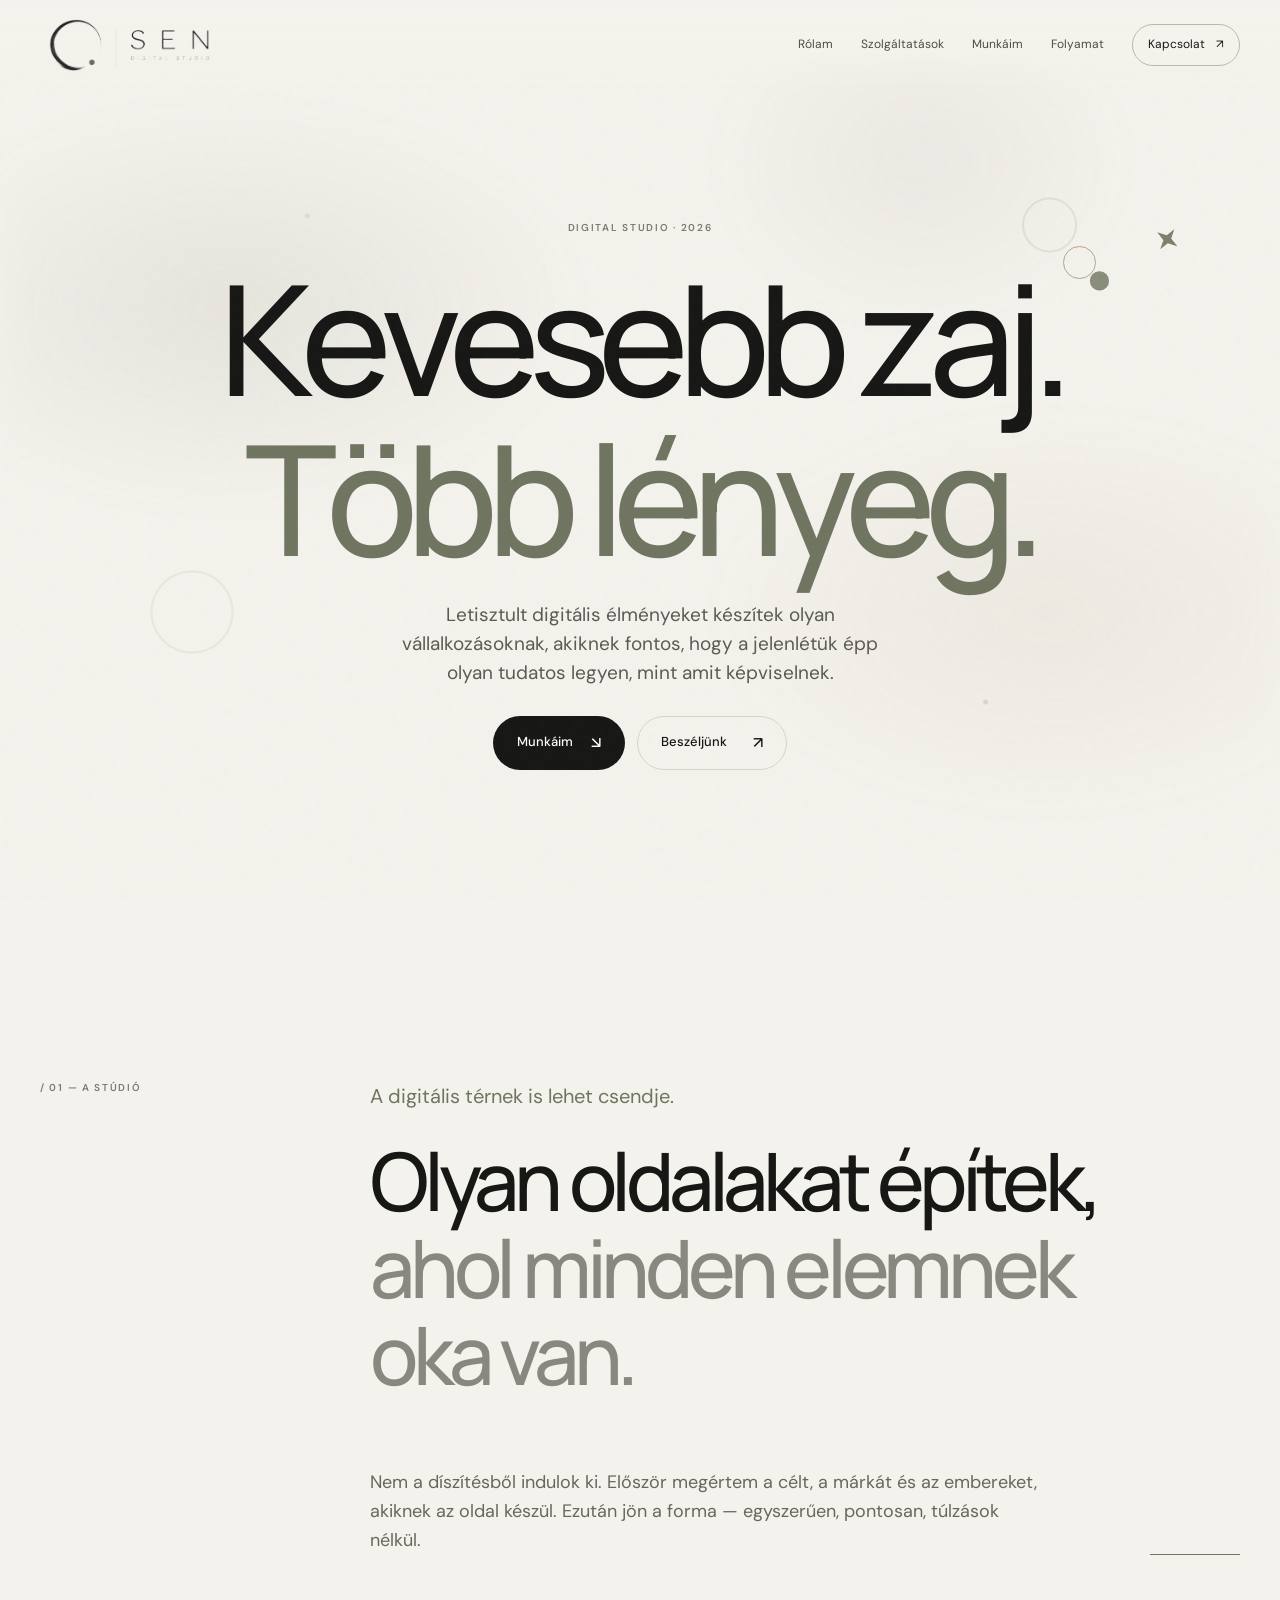
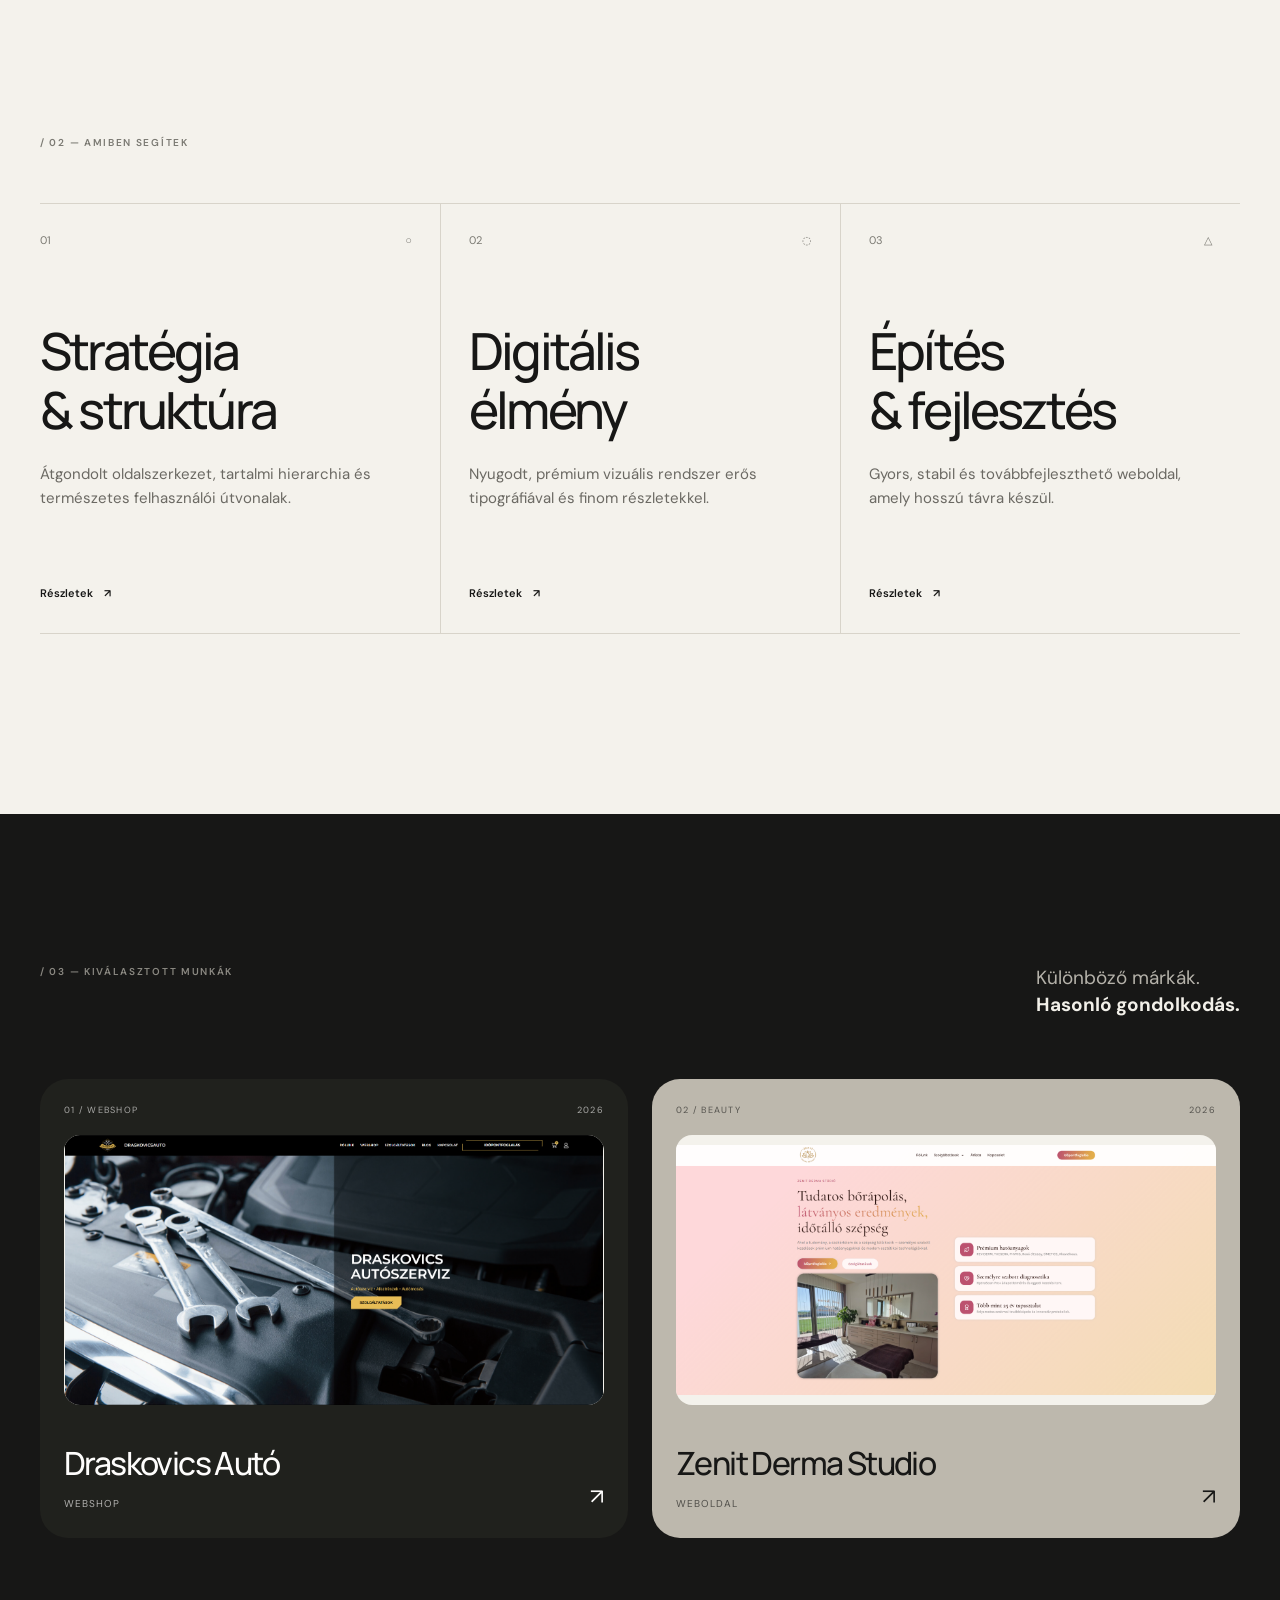
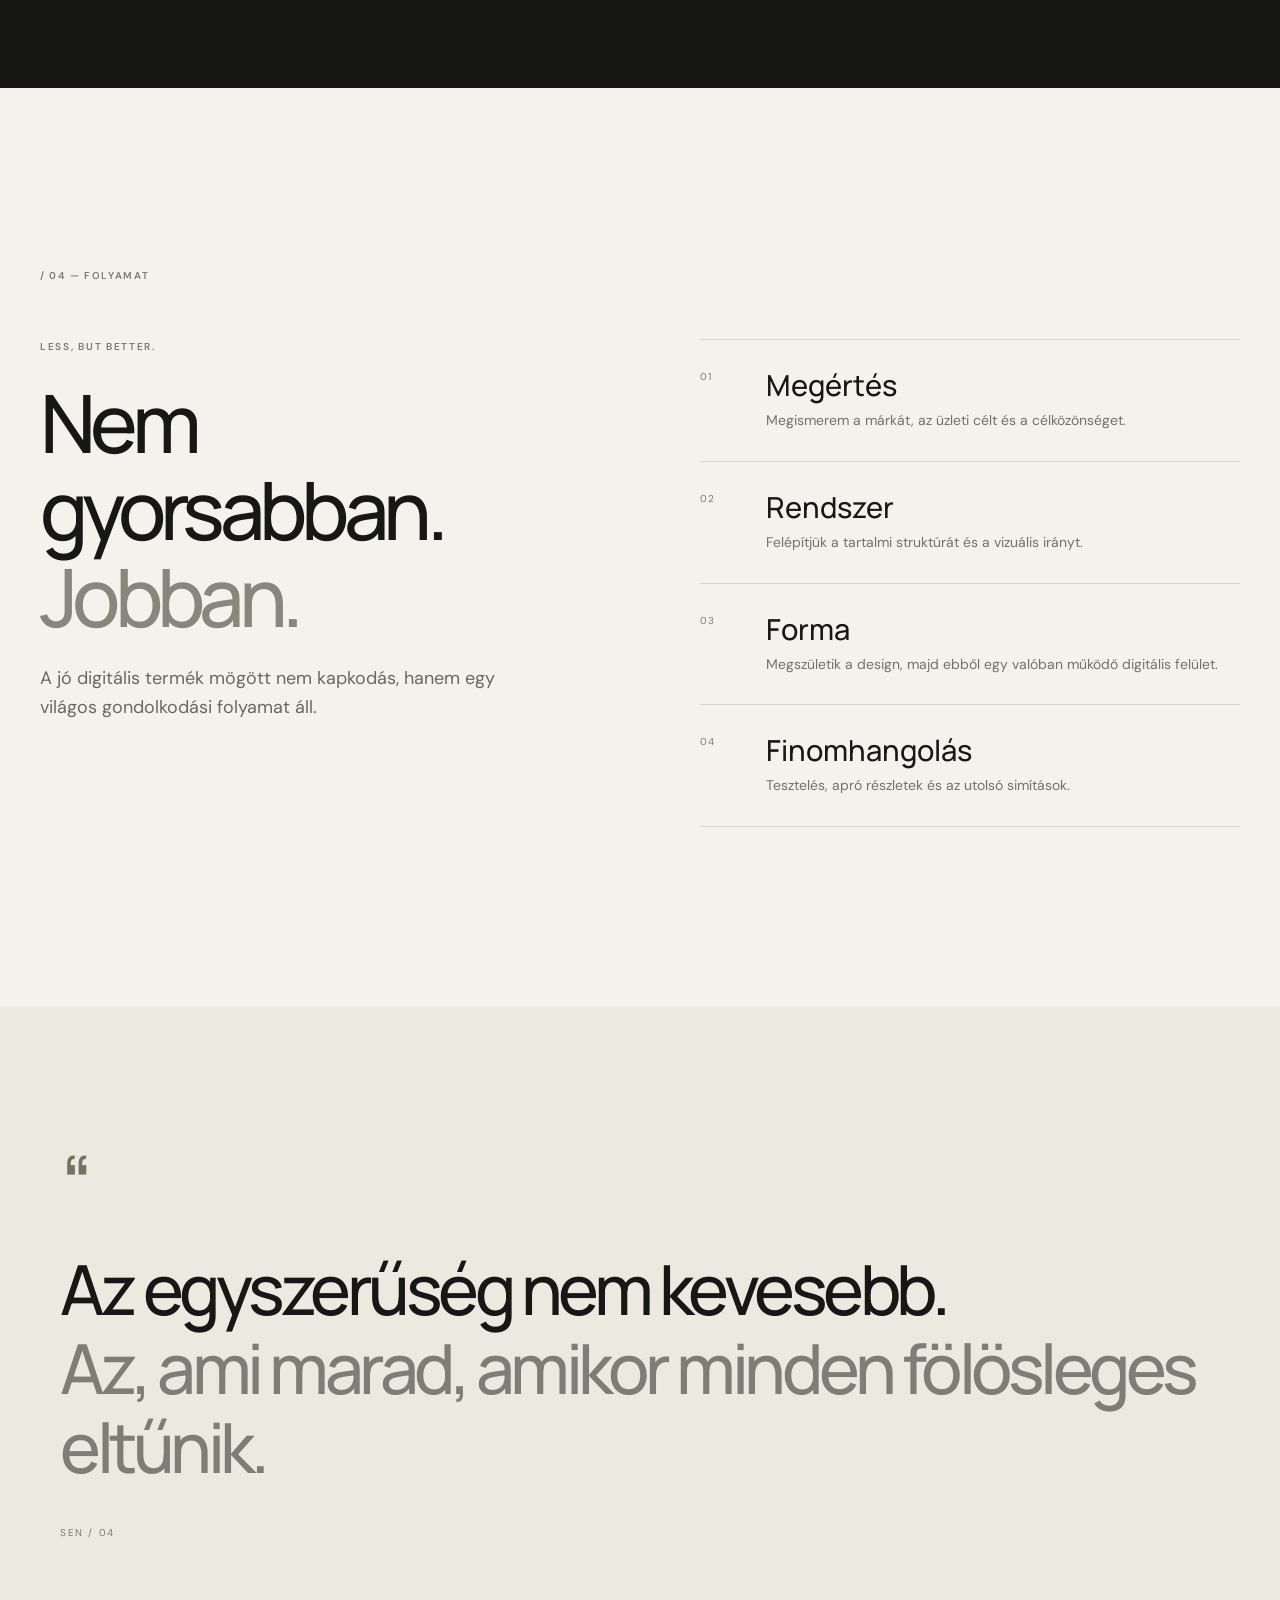
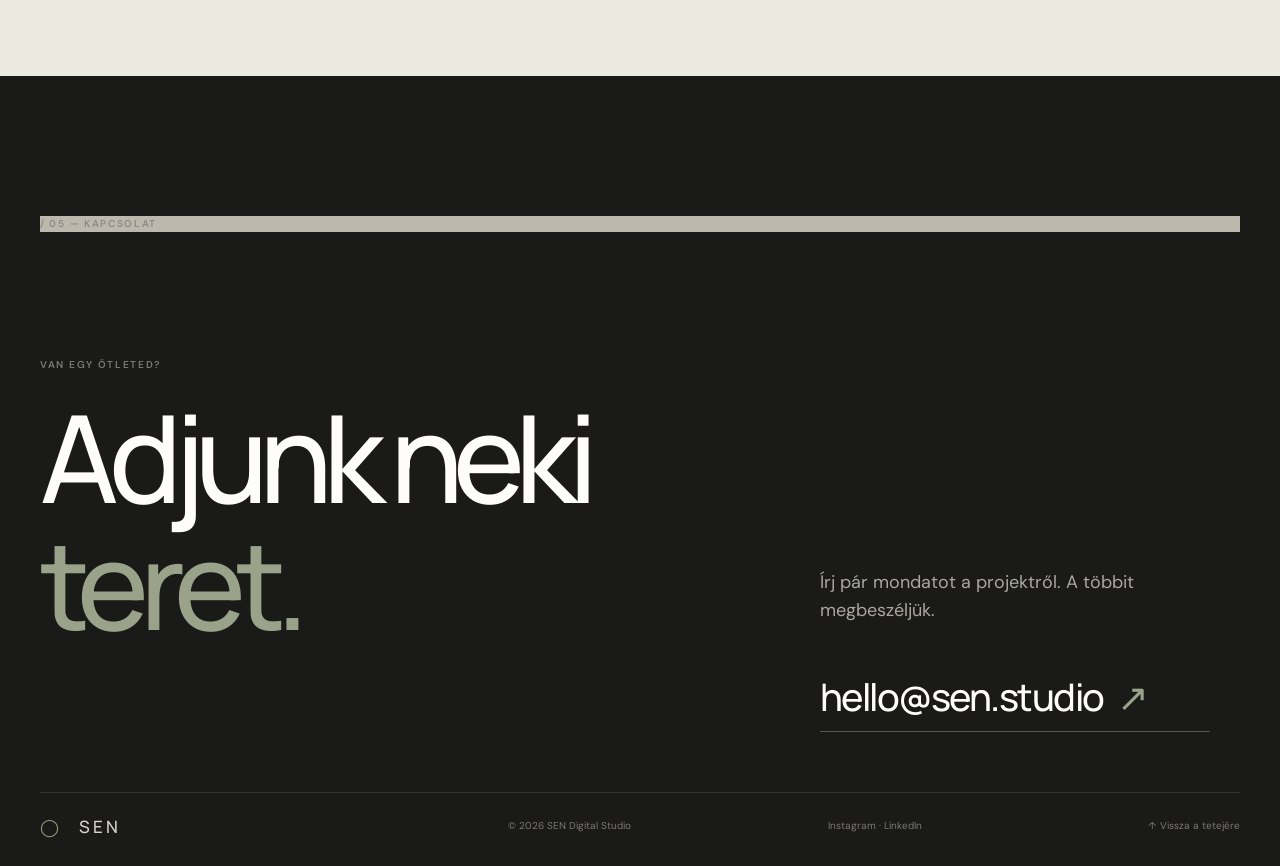
<file: index.html>
<!doctype html><html lang="hu"><head><meta charset="utf-8"><meta name="viewport" content="width=device-width,initial-scale=1"><meta name="description" content="SEN Digital Studio — letisztult digitális élmények tudatosan felépítve."><title>SEN — Digital Studio</title><link rel="preconnect" href="https://fonts.googleapis.com"><link rel="preconnect" href="https://fonts.gstatic.com" crossorigin><link href="https://fonts.googleapis.com/css2?family=DM+Sans:wght@400;500;600&family=Manrope:wght@400;500;600;700&display=swap" rel="stylesheet"><link rel="stylesheet" href="style.css"><link rel="stylesheet" href="hero-motion.css"><link rel="stylesheet" href="typography.css"><link rel="stylesheet" href="project-previews.css"></head><body><div class="grain"></div>
<header class="header"><a class="brand" href="#top"><span class="mark"><svg viewBox="0 0 80 80"><path d="M61 17.5A31 31 0 1 0 56.4 62" fill="none" stroke="currentColor" stroke-width="3.5" stroke-linecap="round"/><circle cx="57.5" cy="61.5" r="4.3" fill="#6F7560"/></svg></span><span class="brand-copy"><strong>SEN</strong><small>Digital Studio</small></span></a><nav class="nav"><a href="rolam.html">Rólam</a><a href="szolgaltatasok.html">Szolgáltatások</a><a href="#work">Munkáim</a><a href="#process">Folyamat</a><a href="#contact" class="pill">Kapcsolat <span>↗</span></a></nav><button class="menu" aria-label="Menü" aria-expanded="false">☰</button></header>
<main id="top">
<section class="hero"><div class="hero-grid"><div class="hero-copy"><div class="eyebrow reveal">DIGITAL STUDIO · 2026</div><h1 class="reveal">Kevesebb zaj.<span>Több lényeg.</span></h1><p class="lead reveal">Letisztult digitális élményeket készítek olyan vállalkozásoknak, akiknek fontos, hogy a jelenlétük épp olyan tudatos legyen, mint amit képviselnek.</p><div class="actions reveal"><a class="btn" href="#work">Munkáim <span>↘</span></a><a class="link" href="#contact">Beszéljünk <span>↗</span></a></div></div></div></section>
<section id="studio" class="intro section"><div class="tag reveal">/ 01 — A STÚDIÓ</div><div><p class="kicker reveal">A digitális térnek is lehet csendje.</p><h2 class="reveal">Olyan oldalakat építek, <span>ahol minden elemnek oka van.</span></h2><div class="intro-foot reveal"><p>Nem a díszítésből indulok ki. Először megértem a célt, a márkát és az embereket, akiknek az oldal készül. Ezután jön a forma — egyszerűen, pontosan, túlzások nélkül.</p><i></i></div></div></section>
<section id="services" class="services section"><div class="tag reveal">/ 02 — AMIBEN SEGÍTEK</div><div class="service-grid"><article class="service reveal"><div class="service-top"><span>01</span><span>○</span></div><h3>Stratégia<br>& struktúra</h3><p>Átgondolt oldalszerkezet, tartalmi hierarchia és természetes felhasználói útvonalak.</p><a href="#contact">Részletek <span>↗</span></a></article><article class="service reveal"><div class="service-top"><span>02</span><span>◌</span></div><h3>Digitális<br>élmény</h3><p>Nyugodt, prémium vizuális rendszer erős tipográfiával és finom részletekkel.</p><a href="#contact">Részletek <span>↗</span></a></article><article class="service reveal"><div class="service-top"><span>03</span><span>△</span></div><h3>Építés<br>& fejlesztés</h3><p>Gyors, stabil és továbbfejleszthető weboldal, amely hosszú távra készül.</p><a href="#contact">Részletek <span>↗</span></a></article></div></section>
<section id="work" class="work"><div class="work-inner section"><div class="work-head"><div class="tag reveal">/ 03 — KIVÁLASZTOTT MUNKÁK</div><p class="reveal">Különböző márkák.<br><strong>Hasonló gondolkodás.</strong></p></div><div class="projects"><a class="project dark reveal" href="https://draskovicsauto.hu/" target="_blank" rel="noopener noreferrer"><div class="meta"><span>01 / WEBSHOP</span><span>2026</span></div><div class="visual one"><img class="project-preview" src="images/portfolio/draskovics-homepage.png" alt="A Draskovics Autó kezdőlapjának képernyőképe" loading="lazy"></div><div class="project-foot"><div><h3>Draskovics Autó</h3><span>Webshop</span></div><em>↗</em></div></a><a class="project light reveal" href="https://zenitdermastudio.hu/" target="_blank" rel="noopener noreferrer"><div class="meta"><span>02 / BEAUTY</span><span>2026</span></div><div class="visual two"><img class="project-preview" src="images/portfolio/zenit-homepage.png" alt="A Zenit Derma Studio kezdőlapjának képernyőképe" loading="lazy"></div><div class="project-foot"><div><h3>Zenit Derma Studio</h3><span>Weboldal</span></div><em>↗</em></div></a></div></div></section>
<section id="process" class="process section"><div class="tag reveal">/ 04 — FOLYAMAT</div><div class="process-grid"><div><div class="process-kicker reveal">LESS, BUT BETTER.</div><h2 class="reveal">Nem gyorsabban.<br><span>Jobban.</span></h2><p class="reveal">A jó digitális termék mögött nem kapkodás, hanem egy világos gondolkodási folyamat áll.</p></div><div class="steps"><div class="step reveal"><span>01</span><div><h3>Megértés</h3><p>Megismerem a márkát, az üzleti célt és a célközönséget.</p></div></div><div class="step reveal"><span>02</span><div><h3>Rendszer</h3><p>Felépítjük a tartalmi struktúrát és a vizuális irányt.</p></div></div><div class="step reveal"><span>03</span><div><h3>Forma</h3><p>Megszületik a design, majd ebből egy valóban működő digitális felület.</p></div></div><div class="step reveal"><span>04</span><div><h3>Finomhangolás</h3><p>Tesztelés, apró részletek és az utolsó simítások.</p></div></div></div></div></section>
<section class="quote"><div class="quote-inner reveal"><div class="q">“</div><blockquote>Az egyszerűség nem kevesebb.<br><span>Az, ami marad, amikor minden fölösleges eltűnik.</span></blockquote><small>SEN / 04</small></div></section>
<section id="contact" class="contact"><div class="section"><div class="tag light reveal">/ 05 — KAPCSOLAT</div><div class="contact-grid"><div><div class="contact-kicker reveal">VAN EGY ÖTLETED?</div><h2 class="reveal">Adjunk neki<br><span>teret.</span></h2></div><div class="contact-side reveal"><p>Írj pár mondatot a projektről. A többit megbeszéljük.</p><a href="mailto:hello@sen.studio">hello@sen.studio <b>↗</b></a></div></div><footer class="footer"><div class="footer-brand"><span>◯</span>SEN</div><div>© 2026 SEN Digital Studio</div><div><a href="#">Instagram</a> · <a href="#">LinkedIn</a></div><a href="#top">↑ Vissza a tetejére</a></footer></div></section>
</main><script src="hero-motion.js"></script><script src="script.js"></script></body></html>
</file>
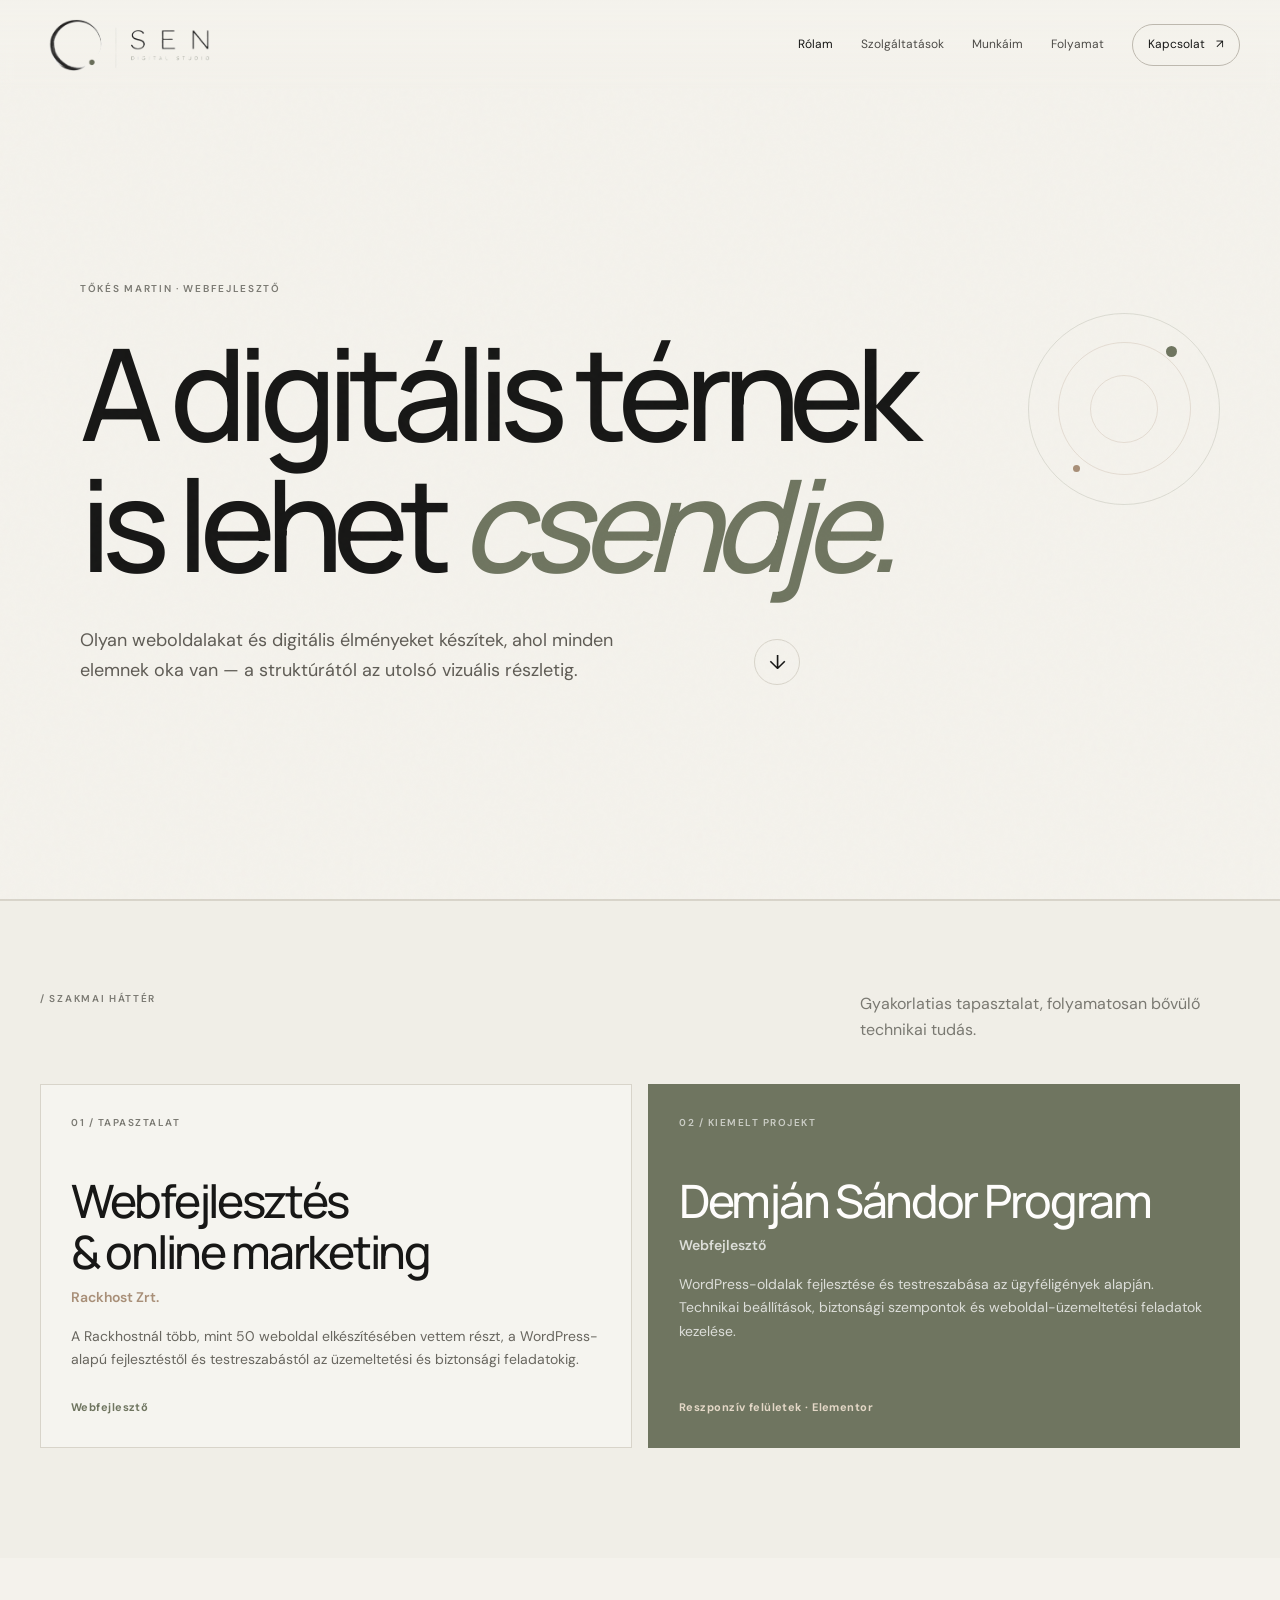
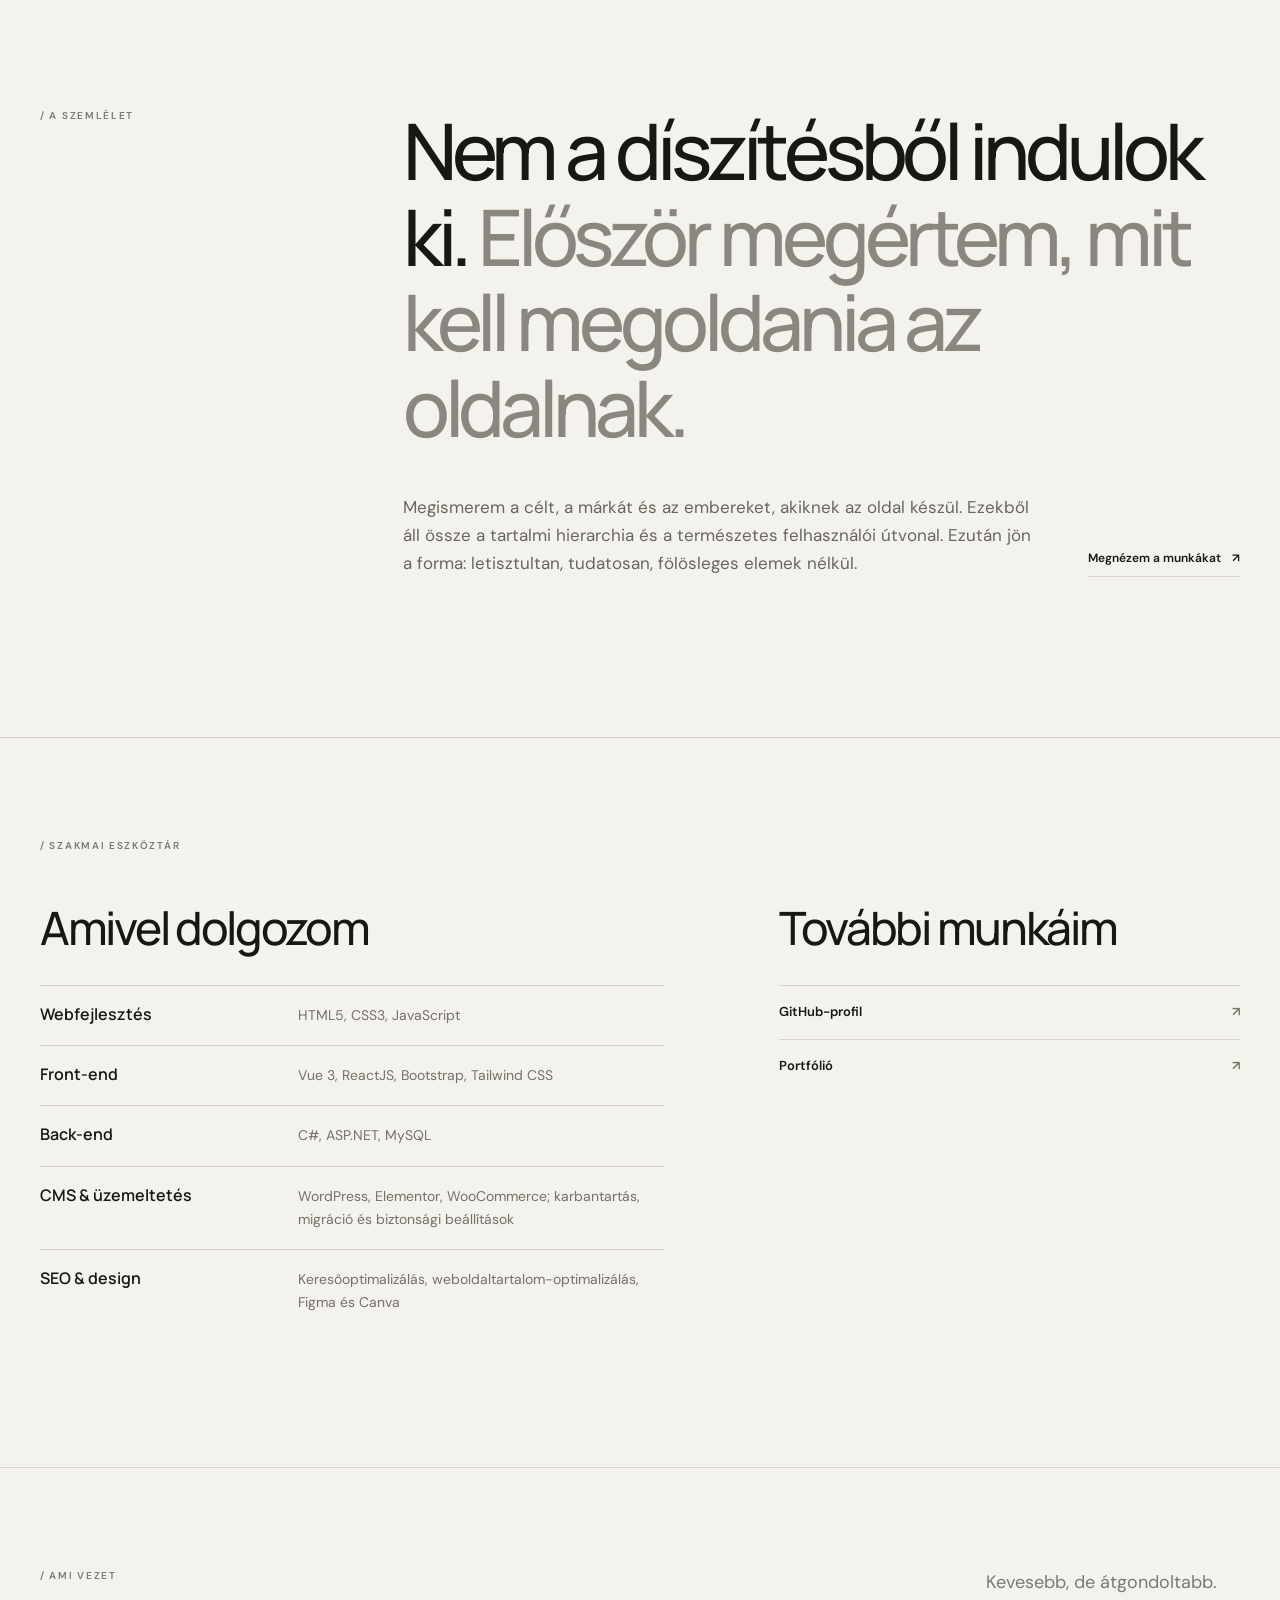
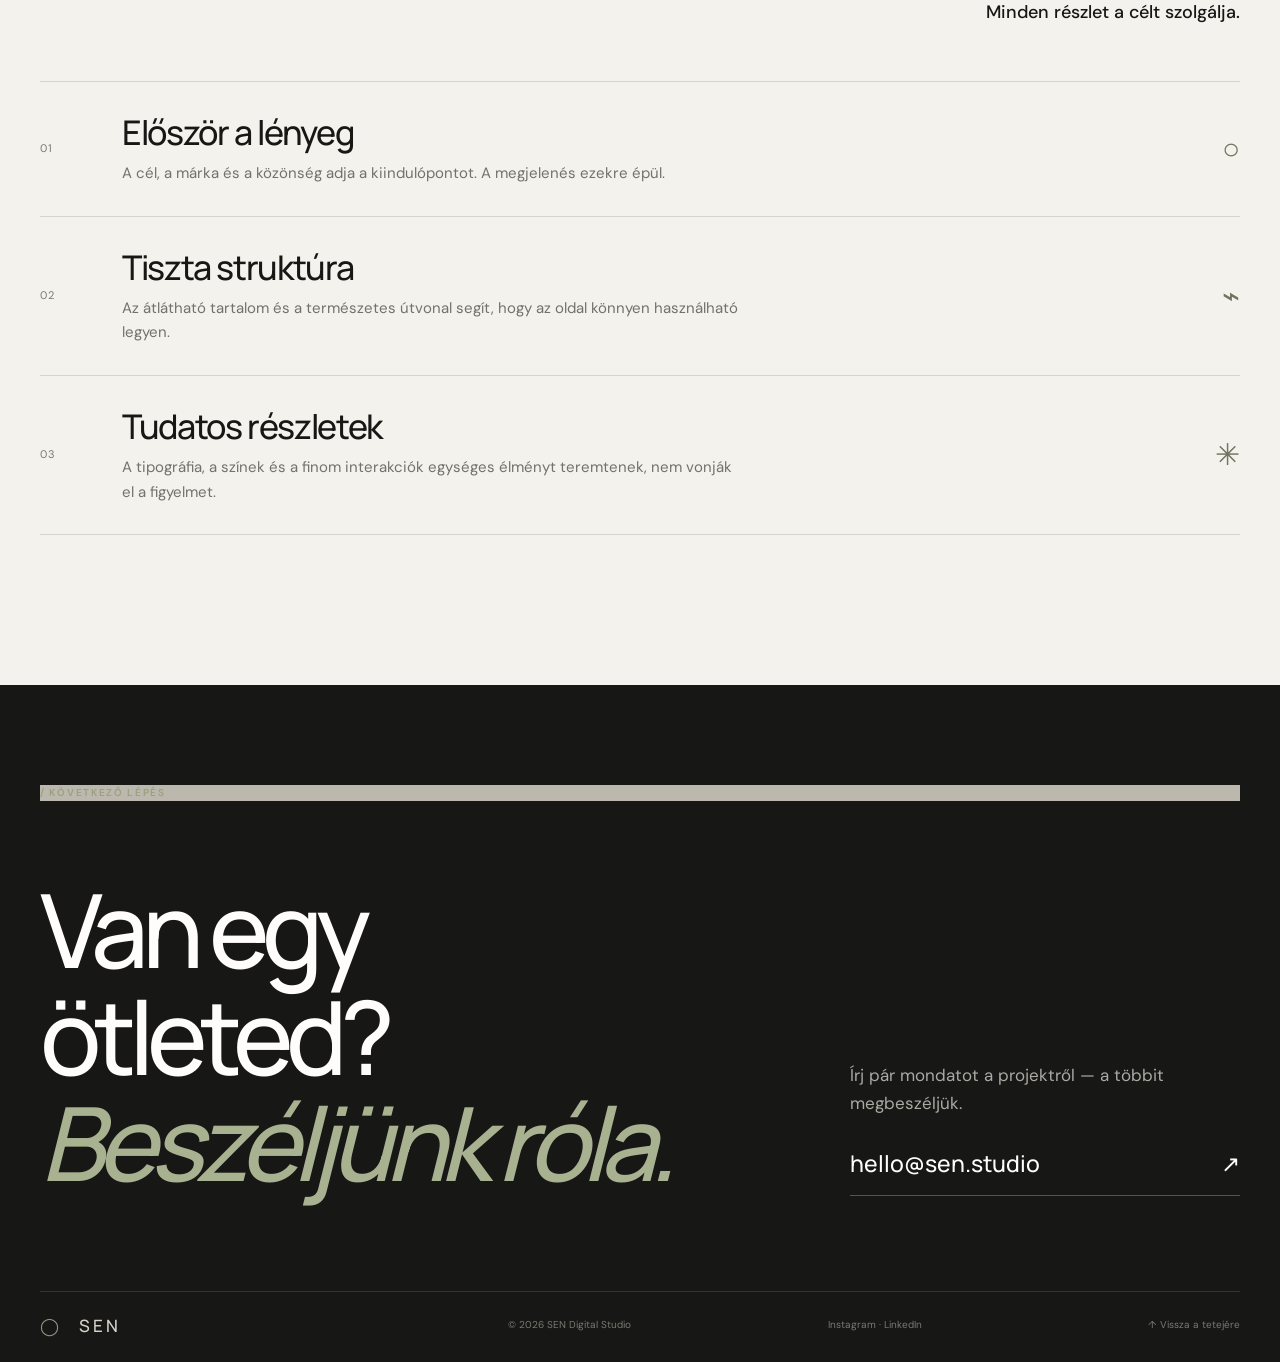
<file: rolam.html>
<!doctype html>
<html lang="hu">
<head>
  <meta charset="utf-8">
  <meta name="viewport" content="width=device-width,initial-scale=1">
  <meta name="description" content="Ismerd meg a SEN Digital Studio szemléletét: tudatos struktúra, letisztult digitális élmények és átgondolt weboldalak.">
  <title>Rólam — SEN Digital Studio</title>
  <link rel="preconnect" href="https://fonts.googleapis.com">
  <link rel="preconnect" href="https://fonts.gstatic.com" crossorigin>
  <link href="https://fonts.googleapis.com/css2?family=DM+Sans:wght@400;500;600&family=Manrope:wght@400;500;600;700&display=swap" rel="stylesheet">
  <link rel="stylesheet" href="style.css">
  <link rel="stylesheet" href="typography.css">
  <link rel="stylesheet" href="rolam.css">
</head>
<body>
  <div class="grain"></div>
  <header class="header">
    <a class="brand" href="index.html#top" aria-label="SEN Digital Studio – főoldal">
      <span class="mark"><svg viewBox="0 0 80 80" aria-hidden="true"><path d="M61 17.5A31 31 0 1 0 56.4 62" fill="none" stroke="currentColor" stroke-width="3.5" stroke-linecap="round"/><circle cx="57.5" cy="61.5" r="4.3" fill="#6F7560"/></svg></span>
      <span class="brand-copy"><strong>SEN</strong><small>Digital Studio</small></span>
    </a>
    <nav class="nav" aria-label="Fő navigáció">
      <a href="rolam.html" aria-current="page">Rólam</a>
      <a href="szolgaltatasok.html">Szolgáltatások</a>
      <a href="index.html#work">Munkáim</a>
      <a href="index.html#process">Folyamat</a>
      <a href="index.html#contact" class="pill">Kapcsolat <span>↗</span></a>
    </nav>
    <button class="menu" type="button" aria-label="Menü" aria-expanded="false">☰</button>
  </header>

  <main id="top">
    <section class="about-hero">
      <div class="about-hero-inner">
        <p class="eyebrow reveal">TŐKÉS MARTIN  · WEBFEJLESZTŐ</p>
        <h1 class="reveal">A digitális térnek<br>is lehet <span>csendje.</span></h1>
        <div class="about-hero-bottom reveal">
          <p>Olyan weboldalakat és digitális élményeket készítek, ahol minden elemnek oka van — a struktúrától az utolsó vizuális részletig.</p>
          <a class="about-down" href="#szemlelet" aria-label="Tovább a szemlélethez">↓</a>
        </div>
        <div class="about-orbit" aria-hidden="true"><span></span><i></i></div>
      </div>
    </section>

    <section class="about-career section">
      <div class="about-career-heading">
        <div class="tag reveal">/ SZAKMAI HÁTTÉR</div>
        <p class="reveal">Gyakorlatias tapasztalat, folyamatosan bővülő technikai tudás.</p>
      </div>
      <div class="about-career-grid">
        <article class="about-career-card reveal">
          <span class="career-index">01 / TAPASZTALAT</span>
          <h2>Webfejlesztés<br>& online marketing</h2>
          <p class="career-place">Rackhost Zrt.</p>
          <p>A Rackhostnál több, mint 50 weboldal elkészítésében vettem részt, a WordPress-alapú fejlesztéstől és testreszabástól az üzemeltetési és biztonsági feladatokig.</p>
          <strong>Webfejlesztő</strong>
        </article>
        <article class="about-career-card career-featured reveal">
          <span class="career-index">02 / KIEMELT PROJEKT</span>
          <h2>Demján Sándor Program</h2>
          <p class="career-place">Webfejlesztő</p>
          <p>WordPress-oldalak fejlesztése és testreszabása az ügyféligények alapján. Technikai beállítások, biztonsági szempontok és weboldal-üzemeltetési feladatok kezelése.</p>
          <strong>Reszponzív felületek · Elementor</strong>
        </article>
      </div>
    </section>

    <section class="about-manifesto section" id="szemlelet">
      <div class="tag reveal">/ A SZEMLÉLET</div>
      <div class="about-manifesto-copy">
        <h2 class="reveal">Nem a díszítésből indulok ki. <span>Először megértem, mit kell megoldania az oldalnak.</span></h2>
        <div class="about-manifesto-foot reveal">
          <p>Megismerem a célt, a márkát és az embereket, akiknek az oldal készül. Ezekből áll össze a tartalmi hierarchia és a természetes felhasználói útvonal. Ezután jön a forma: letisztultan, tudatosan, fölösleges elemek nélkül.</p>
          <a href="index.html#work">Megnézem a munkákat <span>↗</span></a>
        </div>
      </div>
    </section>

    <section class="about-skills section">
      <div class="tag reveal">/ SZAKMAI ESZKÖZTÁR</div>
      <div class="about-skills-grid">
        <div class="about-skill-list">
          <h2 class="reveal">Amivel dolgozom</h2>
          <article class="skill-item reveal"><h3>Webfejlesztés</h3><p>HTML5, CSS3, JavaScript</p></article>
          <article class="skill-item reveal"><h3>Front-end</h3><p>Vue 3, ReactJS, Bootstrap, Tailwind CSS</p></article>
          <article class="skill-item reveal"><h3>Back-end</h3><p>C#, ASP.NET, MySQL</p></article>
          <article class="skill-item reveal"><h3>CMS & üzemeltetés</h3><p>WordPress, Elementor, WooCommerce; karbantartás, migráció és biztonsági beállítások</p></article>
          <article class="skill-item reveal"><h3>SEO & design</h3><p>Keresőoptimalizálás, weboldaltartalom-optimalizálás, Figma és Canva</p></article>
        </div>
        <div class="about-profile-links">
          <h2 class="reveal">További munkáim</h2>
          <a class="about-profile-link reveal" href="https://github.com/Maratanaka" target="_blank" rel="noopener noreferrer">GitHub-profil <span>↗</span></a>
          <a class="about-profile-link reveal" href="https://martintks.vercel.app" target="_blank" rel="noopener noreferrer">Portfólió <span>↗</span></a>
        </div>
      </div>
    </section>

    <section class="about-principles section">
      <div class="about-principles-heading">
        <div class="tag reveal">/ AMI VEZET</div>
        <p class="reveal">Kevesebb, de átgondoltabb.<br><strong>Minden részlet a célt szolgálja.</strong></p>
      </div>
      <div class="about-principles-list">
        <article class="about-principle reveal">
          <span>01</span>
          <div><h2>Először a lényeg</h2><p>A cél, a márka és a közönség adja a kiindulópontot. A megjelenés ezekre épül.</p></div>
          <span class="principle-mark" aria-hidden="true">○</span>
        </article>
        <article class="about-principle reveal">
          <span>02</span>
          <div><h2>Tiszta struktúra</h2><p>Az átlátható tartalom és a természetes útvonal segít, hogy az oldal könnyen használható legyen.</p></div>
          <span class="principle-mark" aria-hidden="true">⌁</span>
        </article>
        <article class="about-principle reveal">
          <span>03</span>
          <div><h2>Tudatos részletek</h2><p>A tipográfia, a színek és a finom interakciók egységes élményt teremtenek, nem vonják el a figyelmet.</p></div>
          <span class="principle-mark" aria-hidden="true">✳</span>
        </article>
      </div>
    </section>

    <section class="about-cta">
      <div class="section">
        <div class="tag light reveal">/ KÖVETKEZŐ LÉPÉS</div>
        <div class="about-cta-content">
          <h2 class="reveal">Van egy ötleted?<br><span>Beszéljünk róla.</span></h2>
          <div class="about-cta-side reveal">
            <p>Írj pár mondatot a projektről — a többit megbeszéljük.</p>
            <a href="mailto:hello@sen.studio">hello@sen.studio <span>↗</span></a>
          </div>
        </div>
        <footer class="footer">
          <div class="footer-brand"><span>◯</span>SEN</div>
          <div>© 2026 SEN Digital Studio</div>
          <div><a href="#">Instagram</a> · <a href="#">LinkedIn</a></div>
          <a href="#top">↑ Vissza a tetejére</a>
        </footer>
      </div>
    </section>
  </main>
  <script src="script.js"></script>
</body>
</html>
</file>
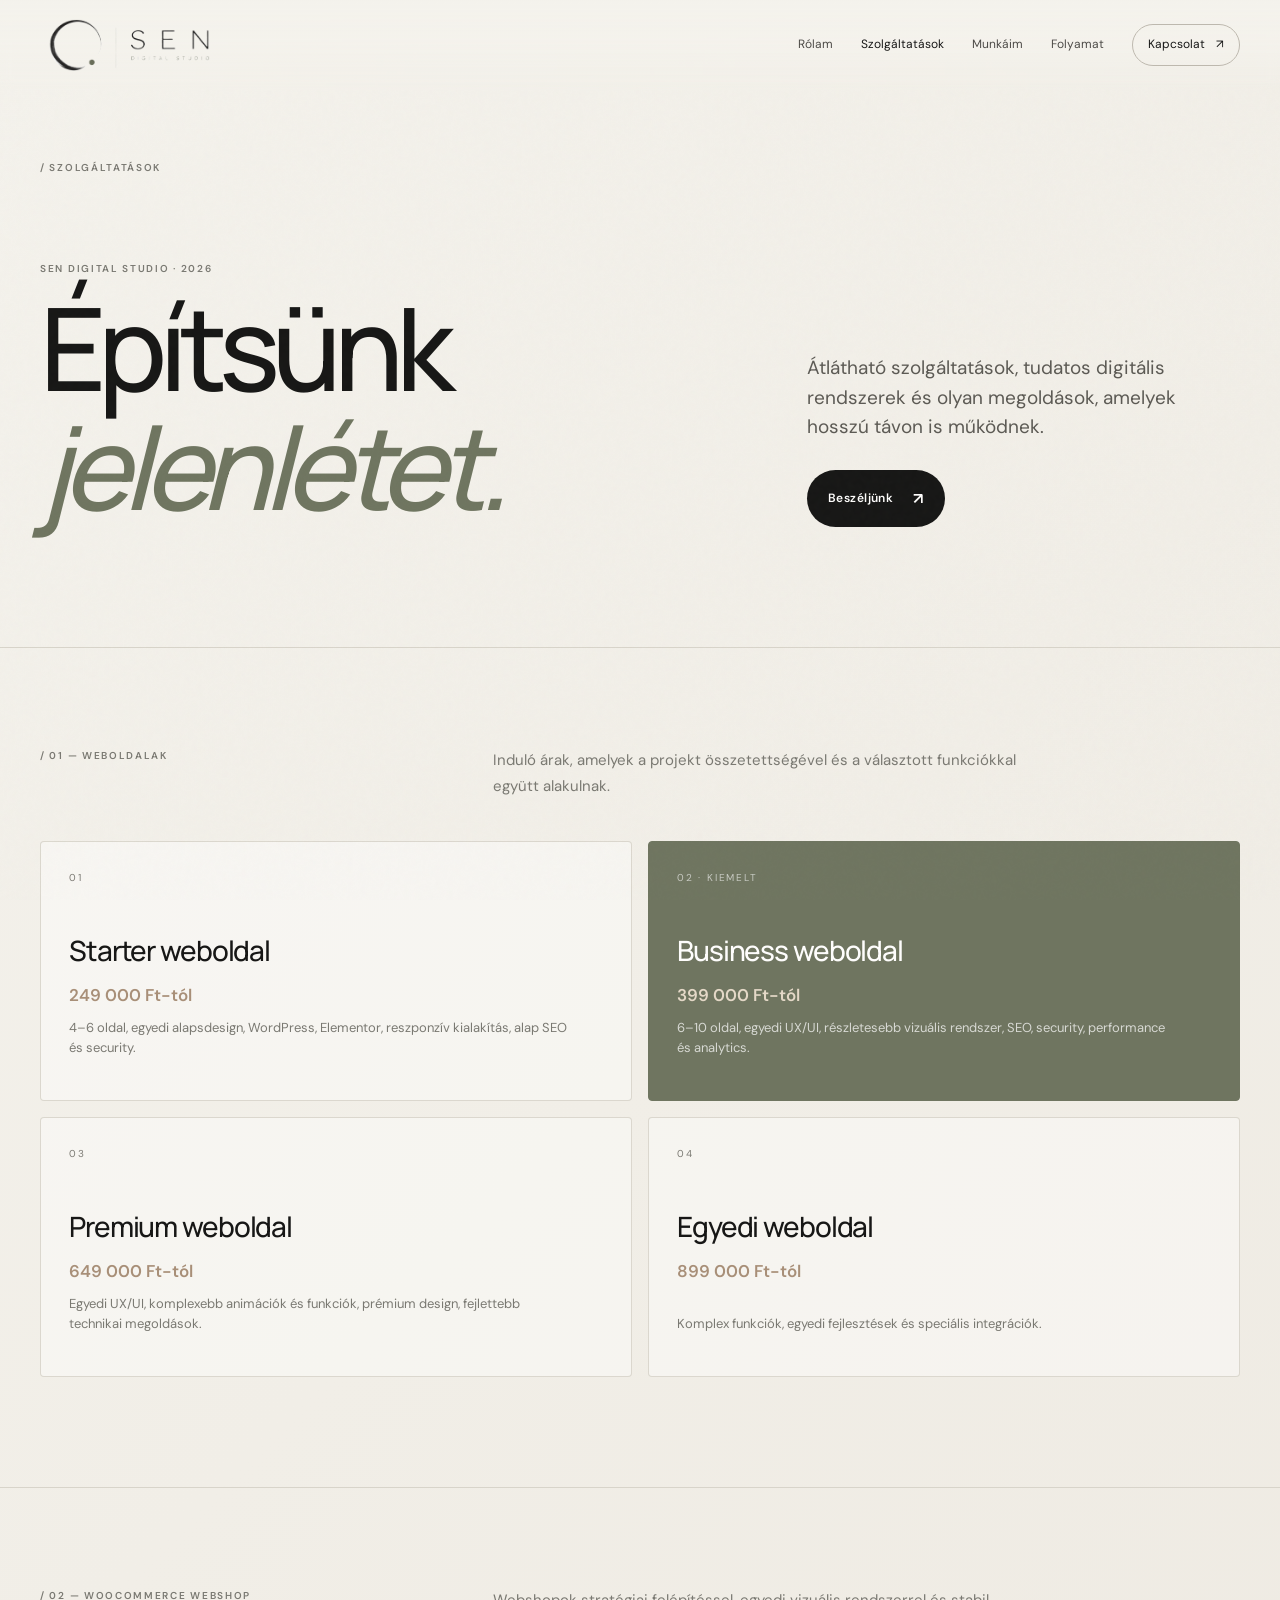
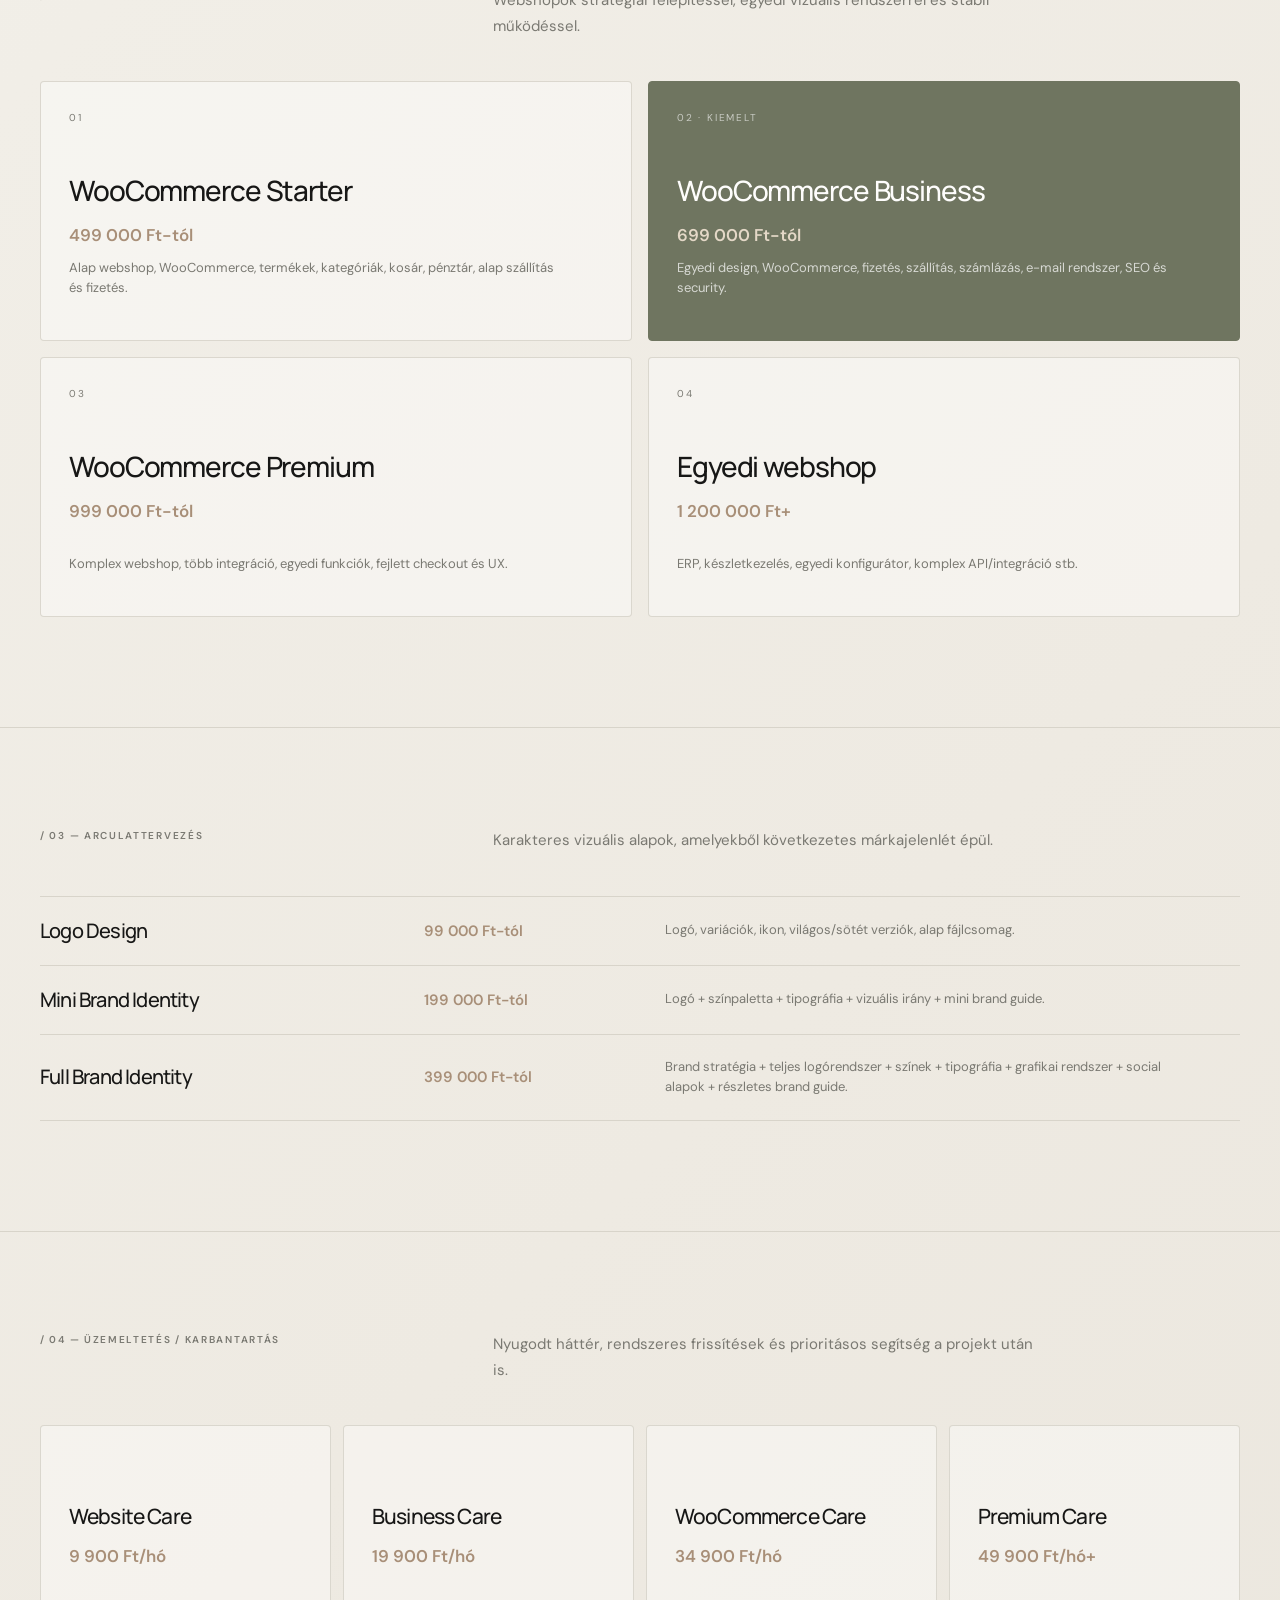
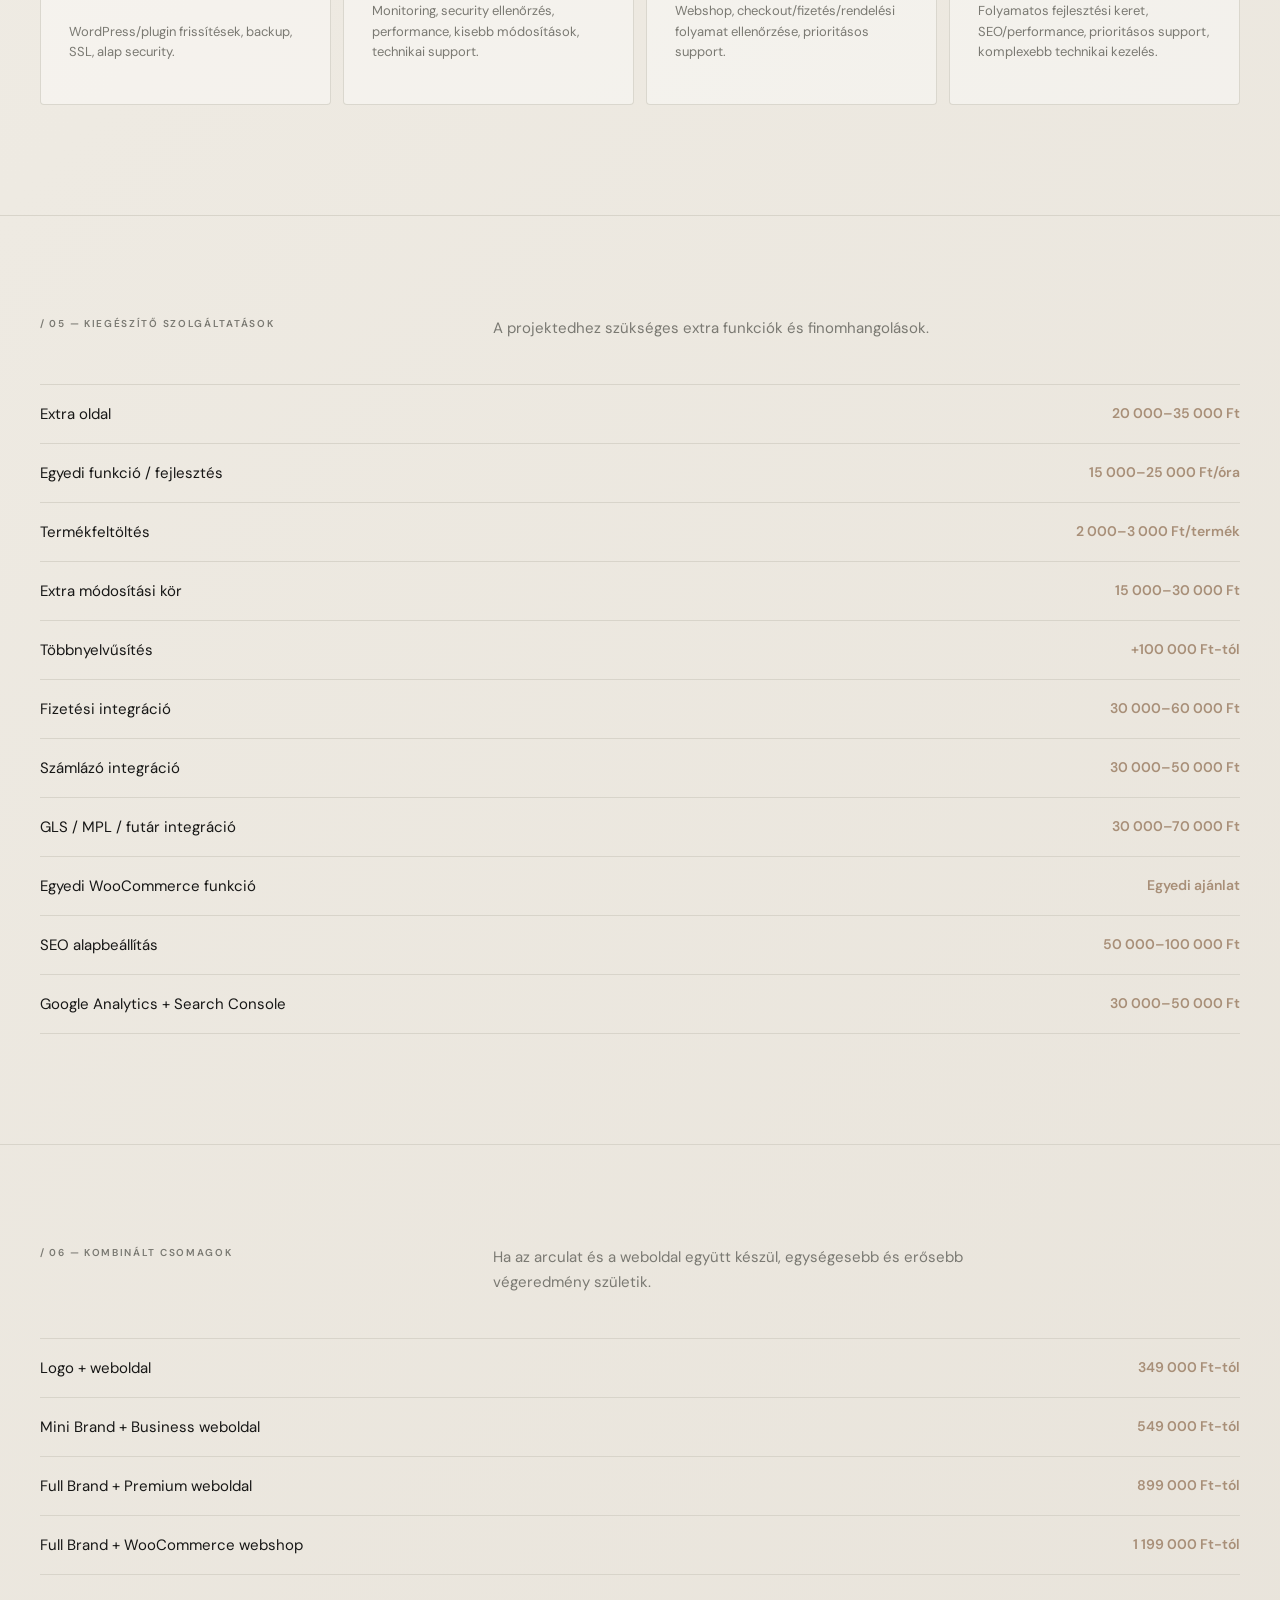
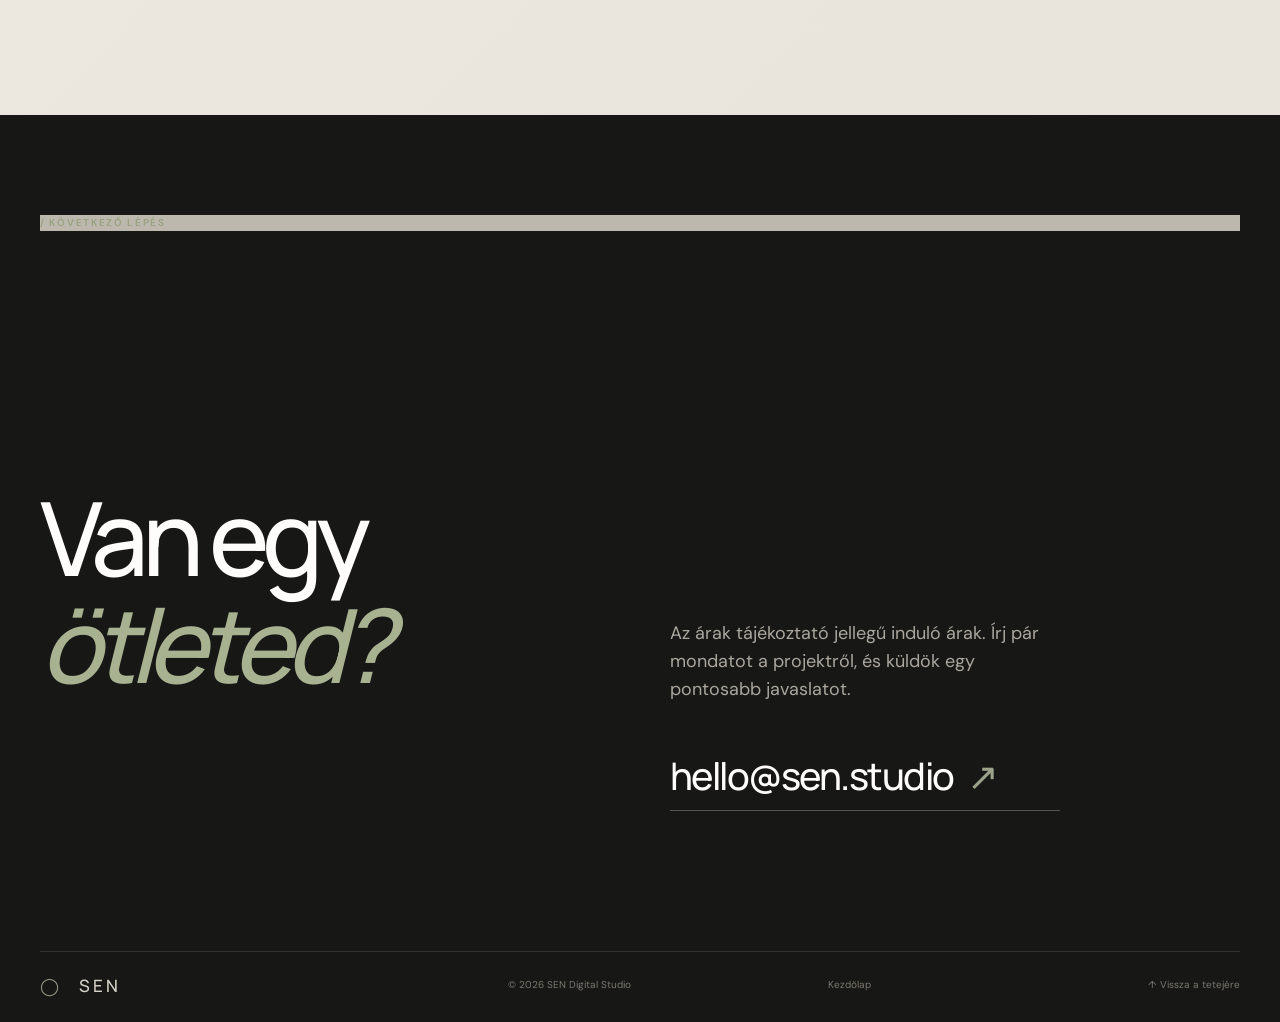
<file: szolgaltatasok.html>
<!doctype html><html lang="hu"><head><meta charset="utf-8"><meta name="viewport" content="width=device-width,initial-scale=1"><meta name="description" content="SEN Digital Studio szolgáltatások és árak."><title>Szolgáltatások és árak — SEN</title><link rel="preconnect" href="https://fonts.googleapis.com"><link rel="preconnect" href="https://fonts.gstatic.com" crossorigin><link href="https://fonts.googleapis.com/css2?family=DM+Sans:wght@400;500;600&family=Manrope:wght@400;500;600;700&display=swap" rel="stylesheet"><link rel="stylesheet" href="style.css"><link rel="stylesheet" href="typography.css"></head><body class="pricing-page"><header class="header"><a class="brand" href="index.html#top"><span class="mark"><svg viewBox="0 0 80 80"><path d="M61 17.5A31 31 0 1 0 56.4 62" fill="none" stroke="currentColor" stroke-width="3.5" stroke-linecap="round"/><circle cx="57.5" cy="61.5" r="4.3" fill="#6F7560"/></svg></span><span class="brand-copy"><strong>SEN</strong><small>Digital Studio</small></span></a><nav class="nav"><a href="rolam.html">Rólam</a><a href="szolgaltatasok.html" aria-current="page">Szolgáltatások</a><a href="index.html#work">Munkáim</a><a href="index.html#process">Folyamat</a><a href="index.html#contact" class="pill">Kapcsolat <span>↗</span></a></nav><a class="menu-back" href="index.html">←</a></header>
<main><section class="pricing-hero section"><div class="tag">/ SZOLGÁLTATÁSOK</div><div class="pricing-hero-grid"><div><p class="eyebrow">SEN DIGITAL STUDIO · 2026</p><h1>Építsünk<br><span>jelenlétet.</span></h1></div><div><p class="lead">Átlátható szolgáltatások, tudatos digitális rendszerek és olyan megoldások, amelyek hosszú távon is működnek.</p><a class="btn" href="index.html#contact">Beszéljünk <span>↗</span></a></div></div></section>
<section class="price-content section"><div class="price-intro"><div class="tag">/ 01 — WEBOLDALAK</div><p>Induló árak, amelyek a projekt összetettségével és a választott funkciókkal együtt alakulnak.</p></div><div class="price-grid"><article class="price-card"><span class="price-index">01</span><h2>Starter weboldal</h2><strong>249 000 Ft-tól</strong><p>4–6 oldal, egyedi alapsdesign, WordPress, Elementor, reszponzív kialakítás, alap SEO és security.</p></article><article class="price-card featured"><span class="price-index">02 · KIEMELT</span><h2>Business weboldal</h2><strong>399 000 Ft-tól</strong><p>6–10 oldal, egyedi UX/UI, részletesebb vizuális rendszer, SEO, security, performance és analytics.</p></article><article class="price-card"><span class="price-index">03</span><h2>Premium weboldal</h2><strong>649 000 Ft-tól</strong><p>Egyedi UX/UI, komplexebb animációk és funkciók, prémium design, fejlettebb technikai megoldások.</p></article><article class="price-card"><span class="price-index">04</span><h2>Egyedi weboldal</h2><strong>899 000 Ft-tól</strong><p>Komplex funkciók, egyedi fejlesztések és speciális integrációk.</p></article></div></section>
<section class="price-content section"><div class="price-intro"><div class="tag">/ 02 — WOOCOMMERCE WEBSHOP</div><p>Webshopok stratégiai felépítéssel, egyedi vizuális rendszerrel és stabil működéssel.</p></div><div class="price-grid"><article class="price-card"><span class="price-index">01</span><h2>WooCommerce Starter</h2><strong>499 000 Ft-tól</strong><p>Alap webshop, WooCommerce, termékek, kategóriák, kosár, pénztár, alap szállítás és fizetés.</p></article><article class="price-card featured"><span class="price-index">02 · KIEMELT</span><h2>WooCommerce Business</h2><strong>699 000 Ft-tól</strong><p>Egyedi design, WooCommerce, fizetés, szállítás, számlázás, e-mail rendszer, SEO és security.</p></article><article class="price-card"><span class="price-index">03</span><h2>WooCommerce Premium</h2><strong>999 000 Ft-tól</strong><p>Komplex webshop, több integráció, egyedi funkciók, fejlett checkout és UX.</p></article><article class="price-card"><span class="price-index">04</span><h2>Egyedi webshop</h2><strong>1 200 000 Ft+</strong><p>ERP, készletkezelés, egyedi konfigurátor, komplex API/integráció stb.</p></article></div></section>
<section class="price-content section"><div class="price-intro"><div class="tag">/ 03 — ARCULATTERVEZÉS</div><p>Karakteres vizuális alapok, amelyekből következetes márkajelenlét épül.</p></div><div class="price-list"><div><h2>Logo Design</h2><strong>99 000 Ft-tól</strong><p>Logó, variációk, ikon, világos/sötét verziók, alap fájlcsomag.</p></div><div><h2>Mini Brand Identity</h2><strong>199 000 Ft-tól</strong><p>Logó + színpaletta + tipográfia + vizuális irány + mini brand guide.</p></div><div><h2>Full Brand Identity</h2><strong>399 000 Ft-tól</strong><p>Brand stratégia + teljes logórendszer + színek + tipográfia + grafikai rendszer + social alapok + részletes brand guide.</p></div></div></section>
<section class="price-content section"><div class="price-intro"><div class="tag">/ 04 — ÜZEMELTETÉS / KARBANTARTÁS</div><p>Nyugodt háttér, rendszeres frissítések és prioritásos segítség a projekt után is.</p></div><div class="care-grid"><article><h2>Website Care</h2><strong>9 900 Ft/hó</strong><p>WordPress/plugin frissítések, backup, SSL, alap security.</p></article><article><h2>Business Care</h2><strong>19 900 Ft/hó</strong><p>Monitoring, security ellenőrzés, performance, kisebb módosítások, technikai support.</p></article><article><h2>WooCommerce Care</h2><strong>34 900 Ft/hó</strong><p>Webshop, checkout/fizetés/rendelési folyamat ellenőrzése, prioritásos support.</p></article><article><h2>Premium Care</h2><strong>49 900 Ft/hó+</strong><p>Folyamatos fejlesztési keret, SEO/performance, prioritásos support, komplexebb technikai kezelés.</p></article></div></section>
<section class="price-content section"><div class="price-intro"><div class="tag">/ 05 — KIEGÉSZÍTŐ SZOLGÁLTATÁSOK</div><p>A projektedhez szükséges extra funkciók és finomhangolások.</p></div><div class="extras"><div><span>Extra oldal</span><strong>20 000–35 000 Ft</strong></div><div><span>Egyedi funkció / fejlesztés</span><strong>15 000–25 000 Ft/óra</strong></div><div><span>Termékfeltöltés</span><strong>2 000–3 000 Ft/termék</strong></div><div><span>Extra módosítási kör</span><strong>15 000–30 000 Ft</strong></div><div><span>Többnyelvűsítés</span><strong>+100 000 Ft-tól</strong></div><div><span>Fizetési integráció</span><strong>30 000–60 000 Ft</strong></div><div><span>Számlázó integráció</span><strong>30 000–50 000 Ft</strong></div><div><span>GLS / MPL / futár integráció</span><strong>30 000–70 000 Ft</strong></div><div><span>Egyedi WooCommerce funkció</span><strong>Egyedi ajánlat</strong></div><div><span>SEO alapbeállítás</span><strong>50 000–100 000 Ft</strong></div><div><span>Google Analytics + Search Console</span><strong>30 000–50 000 Ft</strong></div></div></section>
<section class="price-content section packages"><div class="price-intro"><div class="tag">/ 06 — KOMBINÁLT CSOMAGOK</div><p>Ha az arculat és a weboldal együtt készül, egységesebb és erősebb végeredmény születik.</p></div><div class="package-list"><div><span>Logo + weboldal</span><strong>349 000 Ft-tól</strong></div><div><span>Mini Brand + Business weboldal</span><strong>549 000 Ft-tól</strong></div><div><span>Full Brand + Premium weboldal</span><strong>899 000 Ft-tól</strong></div><div><span>Full Brand + WooCommerce webshop</span><strong>1 199 000 Ft-tól</strong></div></div></section>
<section class="pricing-contact"><div class="section"><div class="tag light">/ KÖVETKEZŐ LÉPÉS</div><div class="contact-grid"><div><h2>Van egy<br><span>ötleted?</span></h2></div><div class="contact-side"><p>Az árak tájékoztató jellegű induló árak. Írj pár mondatot a projektről, és küldök egy pontosabb javaslatot.</p><a href="mailto:hello@sen.studio">hello@sen.studio <b>↗</b></a></div></div><footer class="footer"><div class="footer-brand"><span>◯</span>SEN</div><div>© 2026 SEN Digital Studio</div><div><a href="index.html">Kezdőlap</a></div><a href="#top">↑ Vissza a tetejére</a></footer></div></section></main></body></html>
</file>
<file: style.css>
.brand{width:176px!important;height:52px!important;background:url("SEN Digital Studio_logo.png") center/contain no-repeat!important;display:block!important}.brand>*{display:none!important}.brand-logo{display:block;width:100%;height:100%;object-fit:contain}
:root{--paper:#F4F2EC;--paper2:#ECE9E1;--ink:#171716;--muted:#7A7972;--line:#D8D4CA;--sage:#6F7560;--clay:#A88F78;--white:#FEFDFC;--max:1400px}*{box-sizing:border-box}html{scroll-behavior:smooth}body{margin:0;background:var(--paper);color:var(--ink);font-family:"DM Sans",sans-serif;overflow-x:hidden}body:before{content:"";position:fixed;inset:0;pointer-events:none;opacity:.02;background-image:url("data:image/svg+xml,%3Csvg viewBox='0 0 180 180' xmlns='http://www.w3.org/2000/svg'%3E%3Cfilter id='n'%3E%3CfeTurbulence type='fractalNoise' baseFrequency='.8' numOctaves='2' stitchTiles='stitch'/%3E%3C/filter%3E%3Crect width='100%25' height='100%25' filter='url(%23n)'/%3E%3C/svg%3E");z-index:20}.header{position:fixed;top:0;left:0;right:0;height:90px;padding:20px 40px;display:flex;align-items:center;justify-content:space-between;z-index:30;background:linear-gradient(var(--paper),rgba(244,242,236,.86),transparent);backdrop-filter:blur(6px)}a{text-decoration:none;color:inherit}.brand{display:flex;align-items:center;gap:12px}.mark{width:42px;height:42px}.mark svg{width:100%;height:100%}.brand-copy{display:flex;flex-direction:column}.brand-copy strong{font:500 22px "Manrope";letter-spacing:.22em}.brand-copy small{margin-top:2px;font-size:8px;letter-spacing:.2em;text-transform:uppercase;color:var(--sage)}.nav{display:flex;align-items:center;gap:28px;font-size:12px;color:#4D4B47}.nav a{transition:.2s}.nav a:hover,.nav a[aria-current="page"]{color:var(--ink)}.pill{padding:10px 15px;border:1px solid #BDB8AE;border-radius:999px;color:var(--ink)!important}.pill span{margin-left:8px}.menu-back{display:none;font-size:24px}.pricing-page{background:linear-gradient(135deg,#f4f2ec 0%,#eeeae2 48%,#e7e2d9 100%)}.pricing-hero{padding-top:160px;padding-bottom:120px;min-height:70vh;display:flex;flex-direction:column;justify-content:center}.pricing-hero-grid{display:grid;grid-template-columns:1fr .65fr;gap:100px;align-items:end;margin-top:75px}.pricing-hero h1{font:500 clamp(64px,9vw,138px)/.9 "Manrope",sans-serif;letter-spacing:-.07em;margin:0}.pricing-hero h1 span{color:var(--sage);font-style:italic}.eyebrow,.tag{font-size:11px;letter-spacing:.22em;text-transform:uppercase;font-weight:600;color:var(--sage)}.lead{font-size:18px;line-height:1.65;color:#5f5c55;max-width:440px}.btn{display:inline-flex;align-items:center;gap:16px;margin-top:28px;padding:15px 20px;background:var(--ink);color:var(--white);font-size:12px;letter-spacing:.04em;border-radius:999px}.btn span{font-size:16px}.price-content{padding-top:100px;padding-bottom:110px;border-top:1px solid var(--line)}.price-intro{display:grid;grid-template-columns:.5fr 1fr;gap:80px;margin-bottom:42px}.price-intro p{max-width:550px;margin:0;color:var(--muted);font-size:15px;line-height:1.7}.price-grid{display:grid;grid-template-columns:repeat(2,1fr);gap:16px}.price-card,.care-grid article{min-height:260px;padding:28px;background:rgba(255,255,255,.4);border:1px solid rgba(216,212,202,.9);border-radius:4px;display:flex;flex-direction:column;transition:transform .25s ease,background .25s ease}.price-card:hover,.care-grid article:hover{transform:translateY(-5px);background:rgba(255,255,255,.68)}.price-card.featured{background:var(--sage);color:var(--white);border-color:var(--sage)}.price-index{font-size:10px;letter-spacing:.18em;text-transform:uppercase;color:var(--muted)}.featured .price-index{color:rgba(255,255,255,.62)}.price-card h2,.care-grid h2,.price-list h2{font:500 28px/1.05 "Manrope",sans-serif;letter-spacing:-.04em;margin:48px 0 14px}.price-card strong,.care-grid strong,.price-list strong{font-size:17px;font-weight:600;color:var(--clay)}.featured strong{color:#e4d8c7}.price-card p,.care-grid p,.price-list p{margin-top:auto;max-width:500px;color:var(--muted);line-height:1.6;font-size:13px}.featured p{color:rgba(255,255,255,.72)}.price-list{border-top:1px solid var(--line)}.price-list>div,.extras>div,.package-list>div{display:grid;grid-template-columns:1fr .6fr 1.6fr;gap:25px;align-items:center;padding:22px 0;border-bottom:1px solid var(--line)}.price-list h2{font-size:20px;margin:0}.price-list strong{font-size:15px}.price-list p{margin:0}.care-grid{display:grid;grid-template-columns:repeat(4,1fr);gap:12px}.care-grid article{min-height:280px}.care-grid h2{font-size:21px;margin:50px 0 14px}.care-grid p{margin-top:auto}.extras,.package-list{border-top:1px solid var(--line)}.extras>div,.package-list>div{grid-template-columns:1fr auto;padding:17px 0}.extras span,.package-list span{font-size:15px}.extras strong,.package-list strong{font-weight:600;color:var(--clay);font-size:14px}.packages{padding-bottom:140px}.pricing-contact{background:var(--ink);color:var(--white);padding:100px 0 25px}.pricing-contact .tag{color:#98a180}.pricing-contact .contact-grid{display:grid;grid-template-columns:1fr 1fr;gap:60px;margin:80px 0}.pricing-contact h2{font:500 clamp(54px,8vw,110px)/.88 "Manrope",sans-serif;letter-spacing:-.07em;margin:0}.pricing-contact h2 span{color:#a9b290;font-style:italic}.contact-side{align-self:end;max-width:390px}.contact-side p{color:#aaa9a2;line-height:1.7}.contact-side a{display:block;font:500 24px "Manrope";border-bottom:1px solid #55534f;padding-bottom:16px;margin-top:45px}.footer{border-top:1px solid #3b3a37;padding-top:25px;display:grid;grid-template-columns:1.2fr 1fr 1fr auto;gap:20px;color:#888780;font-size:11px}.footer a{color:inherit}.footer-brand{color:var(--white);font:500 18px "Manrope";letter-spacing:.16em}.footer-brand span{color:#98a180;margin-right:8px}@media(max-width:800px){.header{height:76px;padding:16px 20px}.nav{display:none}.menu-back{display:block}.pricing-hero{padding:130px 20px 80px;min-height:auto}.section{padding-left:20px;padding-right:20px}.pricing-hero-grid,.price-intro,.pricing-contact .contact-grid{grid-template-columns:1fr;gap:35px;margin-top:50px}.pricing-hero h1{font-size:72px}.price-content{padding-top:70px;padding-bottom:75px}.price-grid,.care-grid{grid-template-columns:1fr}.price-card,.care-grid article{min-height:230px}.price-card h2,.care-grid h2{margin-top:40px}.price-list>div{grid-template-columns:1fr;gap:8px}.price-list p{margin-top:5px}.extras>div,.package-list>div{grid-template-columns:1fr;gap:7px}.pricing-contact{padding-top:75px}.pricing-contact .contact-grid{margin:55px 0}.footer{grid-template-columns:1fr 1fr;gap:20px}.footer>a{grid-column:1/-1}}
:root{--paper:#F4F2EC;--paper2:#ECE9E1;--ink:#171716;--muted:#7A7972;--line:#D8D4CA;--sage:#6F7560;--clay:#A88F78;--white:#FEFDFC;--max:1400px}*{box-sizing:border-box}html{scroll-behavior:smooth}body{margin:0;background:var(--paper);color:var(--ink);font-family:"DM Sans",sans-serif;overflow-x:hidden}body:before{content:"";position:fixed;inset:0;pointer-events:none;opacity:.02;background-image:url("data:image/svg+xml,%3Csvg viewBox='0 0 180 180' xmlns='http://www.w3.org/2000/svg'%3E%3Cfilter id='n'%3E%3CfeTurbulence type='fractalNoise' baseFrequency='.8' numOctaves='2' stitchTiles='stitch'/%3E%3C/filter%3E%3Crect width='100%25' height='100%25' filter='url(%23n)'/%3E%3C/svg%3E");z-index:20}.header{position:fixed;top:0;left:0;right:0;height:90px;padding:20px 40px;display:flex;align-items:center;justify-content:space-between;z-index:30;background:linear-gradient(var(--paper),rgba(244,242,236,.86),transparent);backdrop-filter:blur(6px)}a{text-decoration:none;color:inherit}.brand{display:flex;align-items:center;gap:12px}.mark{width:42px;height:42px}.mark svg{width:100%;height:100%}.brand-copy{display:flex;flex-direction:column}.brand-copy strong{font:500 22px "Manrope";letter-spacing:.22em}.brand-copy small{margin-top:2px;font-size:8px;letter-spacing:.2em;text-transform:uppercase;color:var(--sage)}.nav{display:flex;align-items:center;gap:28px;font-size:12px;color:#4D4B47}.nav a{transition:.2s}.nav a:hover{color:var(--ink)}.pill{padding:10px 15px;border:1px solid #BDB8AE;border-radius:999px;color:var(--ink)!important}.pill span{margin-left:8px}.menu{display:none;border:0;background:none;font-size:24px}.section{max-width:var(--max);margin:auto;padding-left:40px;padding-right:40px}.hero{max-width:var(--max);margin:auto;min-height:100vh;padding:135px 40px 38px;display:flex;flex-direction:column;justify-content:space-between}.hero-grid{display:grid;grid-template-columns:1.05fr .95fr;gap:60px;align-items:center;min-height:700px}.eyebrow,.tag,.process-kicker,.contact-kicker{font-size:10px;letter-spacing:.17em;font-weight:600;text-transform:uppercase;color:var(--muted)}h1,h2,h3,.brand-copy strong,.project-foot h3,.contact-side a{font-family:"Manrope",sans-serif}.hero h1{font:500 clamp(66px,8vw,122px)/.91 "Manrope";letter-spacing:-.065em;max-width:900px;margin:28px 0 34px}.hero h1 span{display:block;color:var(--sage)}.lead{font-size:19px;line-height:1.55;max-width:610px;color:#5C5A54;margin:0}.actions{display:flex;align-items:center;gap:26px;margin-top:42px}.btn{display:inline-flex;align-items:center;gap:20px;padding:16px 21px;border-radius:999px;background:var(--ink);color:var(--white);font-size:12px;font-weight:600}.btn span{font-size:16px}.link{font-size:12px;font-weight:600;border-bottom:1px solid var(--ink);padding-bottom:5px}.link span{margin-left:8px}.hero-art{position:relative;min-height:570px;background:linear-gradient(145deg,#F9F8F4,#E2DED4);border-radius:40px;overflow:hidden;display:grid;place-items:center}.hero-art:before{content:"";position:absolute;inset:0;background:radial-gradient(circle at 36% 34%,rgba(255,255,255,.95),transparent 27%)}.zen{position:relative;width:min(32vw,430px);height:min(32vw,430px);border-radius:50%;background:radial-gradient(circle at 40% 33%,#FEFCF7 0,#E9E5DB 57%,#D4CFC2 100%);box-shadow:0 36px 80px rgba(45,40,30,.1);display:grid;place-items:center;transform:rotate(7deg)}.zen:before{content:"";position:absolute;inset:8%;border:1px solid rgba(111,117,96,.24);border-radius:50%}.sand{position:absolute;background:#C8C0B1;border-radius:999px;height:6px;opacity:.8}.s1{width:54%;transform:translateY(110px) rotate(-9deg);box-shadow:72px 13px 0 #CFC6B7,-80px -14px 0 #C4B9A7}.s2{width:40%;transform:translateY(128px) rotate(-10deg);opacity:.55}.stone{width:120px;height:145px;background:linear-gradient(145deg,#78776F,#4B4A44);border-radius:48% 52% 54% 46%/43% 41% 59% 57%;transform:translate(-5px,30px) rotate(19deg);box-shadow:0 28px 40px rgba(34,31,24,.18)}.ma{position:absolute;right:58px;bottom:46px;text-align:center;color:var(--sage);font:400 18px "Manrope"}.ma small{display:block;font-size:8px;letter-spacing:.15em}.art-note{position:absolute;font-size:9px;letter-spacing:.16em;color:#727067}.art-note.top{top:24px;left:26px}.art-note.bottom{right:25px;bottom:24px}.scroll{display:flex;justify-content:space-between;padding-top:28px;font-size:9px;letter-spacing:.16em;color:var(--muted)}.intro{padding-top:180px;padding-bottom:180px;display:grid;grid-template-columns:1fr 3fr;gap:40px}.kicker{font-size:20px;color:var(--sage);margin:0 0 24px}.intro h2{font:500 clamp(45px,6.3vw,92px)/.98 "Manrope";letter-spacing:-.065em;margin:0;max-width:1000px}.intro h2 span{color:#89877F}.intro-foot{display:grid;grid-template-columns:1fr 90px;gap:55px;align-items:end;margin-top:70px}.intro-foot p{font-size:18px;line-height:1.6;color:#68665F;max-width:670px;margin:0}.intro-foot i{width:90px;height:1px;background:var(--sage)}.services{padding-bottom:180px}.service-grid{margin-top:52px;display:grid;grid-template-columns:repeat(3,1fr);border-top:1px solid var(--line)}.service{padding:28px 28px 30px 0;border-bottom:1px solid var(--line);min-height:430px;display:flex;flex-direction:column}.service+.service{padding-left:28px;border-left:1px solid var(--line)}.service-top{display:flex;justify-content:space-between;font-size:11px;color:var(--muted)}.service h3{font:500 clamp(34px,4vw,57px)/.96 "Manrope";letter-spacing:-.055em;margin:72px 0 24px}.service p{font-size:15px;line-height:1.6;color:#6B6963;max-width:390px;margin:0}.service a{margin-top:auto;font-size:11px;font-weight:600}.service a span{margin-left:8px}.work{background:var(--ink);color:var(--white);padding:150px 0}.work-inner{max-width:1500px}.work-head{display:flex;justify-content:space-between;gap:30px;margin-bottom:60px}.work .tag{color:#8B8982}.work-head p{margin:0;font-size:19px;line-height:1.45;color:#B5B2AA}.work-head strong{color:#F2F0E9}.projects{display:grid;grid-template-columns:1.04fr .96fr;gap:24px}.project{min-height:760px;border-radius:28px;padding:24px;display:flex;flex-direction:column;overflow:hidden;transition:transform .45s ease}.project:hover{transform:translateY(-7px)}.dark{background:#20211D}.light{background:#BDB8AD;color:var(--ink)}.meta{display:flex;justify-content:space-between;font-size:9px;letter-spacing:.14em;opacity:.62}.visual{flex:1;display:grid;place-items:center;position:relative}.one{background:radial-gradient(circle at 72% 25%,#696D5E,transparent 23%),linear-gradient(140deg,#2A2C26,#151613)}.window{width:74%;aspect-ratio:1.05;background:#F5F2EA;color:var(--ink);border-radius:12px;transform:rotate(-5deg);box-shadow:0 40px 70px rgba(0,0,0,.35);overflow:hidden}.bar{height:25px;border-bottom:1px solid #E1DDD5;display:flex;align-items:center;gap:5px;padding:0 9px}.bar i{width:6px;height:6px;background:#C3C0B8;border-radius:50%}.window-body{padding:30px;position:relative;height:calc(100% - 25px)}.window-body small{font-size:8px;letter-spacing:.16em;color:#86847E}.window-body strong{display:block;font:500 clamp(28px,4vw,54px)/.89 "Manrope";letter-spacing:-.06em;margin-top:48px}.window-body b{position:absolute;right:18%;bottom:20%;width:90px;height:90px;background:var(--sage);border-radius:50%}.two{background:radial-gradient(circle at 50% 46%,#EEEAE1 0,#C4C0B5 45%,#AAA59A 100%);border-radius:22px;margin:36px 0}.paper{width:245px;height:330px;border-radius:8px;background:#F6F1E7;box-shadow:0 35px 75px rgba(40,35,28,.18);padding:22px;display:flex;flex-direction:column;justify-content:space-between;transform:rotate(6deg)}.paper small{font-size:9px;letter-spacing:.13em}.paper strong{font:500 34px/.92 "Manrope";letter-spacing:-.06em}.paper>span{font-size:9px;color:#77736B;letter-spacing:.08em}.project-foot{display:flex;justify-content:space-between;align-items:end;margin-top:22px}.project-foot h3{font:500 32px "Manrope";letter-spacing:-.05em;margin:0 0 7px}.project-foot span{font-size:10px;letter-spacing:.1em;text-transform:uppercase;opacity:.65}.project-foot em{font-style:normal;font-size:22px}.process{padding-top:180px;padding-bottom:180px}.process-grid{margin-top:55px;display:grid;grid-template-columns:1fr 1fr;gap:120px}.process h2{font:500 clamp(56px,6.3vw,98px)/.91 "Manrope";letter-spacing:-.07em;margin:24px 0}.process h2 span{color:#88867D}.process-grid>div>p{font-size:18px;line-height:1.6;color:#6A6862;max-width:500px}.steps{border-top:1px solid var(--line)}.step{display:grid;grid-template-columns:46px 1fr;gap:20px;padding:29px 0;border-bottom:1px solid var(--line)}.step>span{font-size:10px;letter-spacing:.12em;color:var(--muted)}.step h3{font:500 29px "Manrope";margin:0 0 8px}.step p{font-size:14px;line-height:1.55;color:#74716A;margin:0}.quote{background:var(--paper2);padding:135px 20px}.quote-inner{max-width:1160px;margin:auto}.q{font:400 90px/1 "Manrope";color:var(--sage)}blockquote{font:500 clamp(42px,5.4vw,78px)/1.02 "Manrope";letter-spacing:-.065em;margin:18px 0 0}blockquote span{color:#7F7D75}.quote small{display:block;margin-top:38px;font-size:10px;letter-spacing:.16em;color:var(--muted)}.contact{background:#1A1A18;color:var(--white);padding:140px 0 28px}.contact .tag{color:#8D8A83}.contact-grid{min-height:560px;display:grid;grid-template-columns:1.25fr .75fr;gap:80px;align-items:center}.contact h2{font:500 clamp(70px,9.5vw,145px)/.88 "Manrope";letter-spacing:-.08em;margin:20px 0}.contact h2 span{color:#9AA28A}.contact-side{align-self:end;padding-bottom:60px}.contact-side p{font-size:18px;line-height:1.55;color:#AAA79F;max-width:370px;margin:0 0 42px}.contact-side a{font:500 clamp(23px,3vw,38px) "Manrope";letter-spacing:-.04em;border-bottom:1px solid #57564F;padding-bottom:9px}.contact-side b{font-weight:500;color:#9AA28A;margin-left:7px}.footer{border-top:1px solid #34332F;padding-top:22px;display:grid;grid-template-columns:1.5fr 1fr 1fr auto;gap:25px;align-items:center;font-size:10px;color:#7C7971}.footer-brand{display:flex;gap:9px;align-items:center;color:#D7D4CB;font:500 17px "Manrope";letter-spacing:.18em}.footer-brand span{color:#90977D}.footer a:hover{color:#DAD6CD}.reveal{opacity:0;transform:translateY(24px);transition:opacity .8s ease,transform .8s ease}.reveal.in{opacity:1;transform:none}@media(max-width:1000px){.header{padding:18px 20px}.nav{display:none}.menu{display:block}.section{padding-left:20px;padding-right:20px}.hero{padding:110px 20px 35px}.hero-grid{grid-template-columns:1fr;min-height:auto}.hero h1{font-size:15vw}.hero-art{min-height:470px}.zen{width:320px;height:320px}.intro{padding-top:110px;padding-bottom:110px;display:block}.intro>.tag{margin-bottom:50px}.services{padding-bottom:110px}.service-grid{grid-template-columns:1fr}.service+.service{border-left:0;padding-left:0}.service{min-height:340px}.work{padding:110px 0}.work-head{display:block}.work-head p{margin-top:18px}.projects{grid-template-columns:1fr}.project{min-height:650px}.process{padding-top:110px;padding-bottom:110px}.process-grid{grid-template-columns:1fr;gap:70px}.contact{padding-top:110px}.contact-grid{grid-template-columns:1fr;min-height:auto;padding:90px 0 100px;gap:30px}.contact-side{align-self:auto;padding-bottom:0}.footer{grid-template-columns:1fr 1fr}.footer>a{grid-column:1/-1}}@media(max-width:600px){.brand-copy strong{font-size:19px}.brand-copy small{font-size:7px}.mark{width:37px;height:37px}.hero{padding-top:102px}.hero h1{font-size:18vw}.lead{font-size:16px}.hero-art{min-height:380px;border-radius:28px}.zen{width:250px;height:250px}.stone{width:83px;height:106px}.s1{transform:translateY(75px) rotate(-9deg)}.s2{transform:translateY(91px) rotate(-10deg)}.intro h2{font-size:13vw}.service h3{font-size:42px}.project{min-height:550px;padding:19px}.paper{width:185px;height:250px}.paper strong{font-size:27px}.process h2{font-size:14vw}.quote{padding:100px 20px}blockquote{font-size:11vw}.footer{grid-template-columns:1fr}.footer>a{grid-column:auto}}
</file>
<file: hero-motion.css>
.hero {
  position: relative;
  isolation: isolate;
  min-height: 100vh;
  min-height: 100svh;
  padding-top: 116px;
  padding-bottom: 26px;
  justify-content: center;
  gap: 52px;
}

.hero::before,
.hero::after {
  position: absolute;
  inset: 0;
  z-index: -1;
  pointer-events: none;
  content: "";
}

.hero::before {
  background:
    radial-gradient(ellipse at 18% 34%, rgba(111, 117, 96, 0.11), transparent 24%),
    radial-gradient(ellipse at 82% 68%, rgba(168, 143, 120, 0.09), transparent 23%),
    radial-gradient(ellipse at 72% 18%, rgba(111, 117, 96, 0.07), transparent 16%);
  filter: blur(22px);
  animation: hero-glow-drift 24s ease-in-out infinite alternate;
}

.hero::after {
  background:
    radial-gradient(circle at 15% 68%, transparent 0 39px, rgba(168, 143, 120, 0.13) 40px 41px, transparent 42px),
    radial-gradient(circle at 82% 25%, transparent 0 25px, rgba(111, 117, 96, 0.13) 26px 27px, transparent 28px),
    radial-gradient(circle at 77% 78%, rgba(111, 117, 96, 0.18) 0 2px, transparent 3px),
    radial-gradient(circle at 24% 24%, rgba(168, 143, 120, 0.16) 0 2px, transparent 3px);
  animation: hero-shapes-drift 30s ease-in-out infinite alternate;
}

.hero-grid {
  position: relative;
  z-index: 1;
  grid-template-columns: minmax(0, 1fr);
  min-height: 0;
}

@keyframes hero-glow-drift {
  from {
    transform: translate3d(-8px, -6px, 0) scale(0.98);
  }
  to {
    transform: translate3d(10px, 8px, 0) scale(1.03);
  }
}

@keyframes hero-shapes-drift {
  from {
    transform: translate3d(-5px, 5px, 0);
  }
  to {
    transform: translate3d(7px, -7px, 0);
  }
}

.hero-copy {
  width: 100%;
  text-align: center;
}

.hero h1 {
  position: relative;
  overflow: visible;
  max-width: none;
  font-size: clamp(88px, 12vw, 180px);
  line-height: 0.87;
  letter-spacing: -0.075em;
  perspective: 900px;
}

.hero .eyebrow {
  text-align: center;
}

.hero h1 {
  margin-top: 22px;
  margin-bottom: 22px;
}

.hero .lead {
  margin-right: auto;
  margin-left: auto;
  max-width: 520px;
}

.hero .actions {
  justify-content: center;
  margin-top: 28px;
  gap: 12px;
}

.hero .actions .btn,
.hero .actions .link {
  display: inline-flex;
  min-height: 54px;
  align-items: center;
  justify-content: center;
  gap: 18px;
  margin-top: 0;
  padding: 0 23px;
  border: 1px solid transparent;
  border-radius: 999px;
  font-size: 13px;
  font-weight: 500;
  letter-spacing: 0;
  transition:
    color 220ms ease,
    background 220ms ease,
    border-color 220ms ease,
    transform 220ms ease;
}

.hero .actions .btn {
  background: var(--ink);
  color: var(--white);
}

.hero .actions .btn span,
.hero .actions .link span {
  font-size: 16px;
  transition: transform 220ms ease;
}

.hero .actions .link {
  border-color: var(--line);
  color: var(--ink);
}

.hero .actions .btn:hover {
  transform: translateY(-2px);
  background: var(--sage);
}

.hero .actions .link:hover {
  transform: translateY(-2px);
  border-color: var(--sage);
  background: rgba(111, 117, 96, 0.07);
}

.hero .actions .btn:hover span,
.hero .actions .link:hover span {
  transform: translate(2px, -2px);
}

.hero .actions .btn:focus-visible,
.hero .actions .link:focus-visible {
  outline: 2px solid var(--sage);
  outline-offset: 4px;
}

.hero h1 .hero-title-line {
  display: block;
}

.hero h1 .hero-title-line--first {
  color: var(--ink);
}

.hero h1 .hero-title-line--first .hero-letter {
  color: var(--ink);
}

.hero h1 .hero-title-line--accent {
  color: var(--sage);
}

.hero h1 .hero-title-line--accent .hero-letter {
  color: var(--sage);
}

.hero h1 .hero-letter {
  display: inline-block;
  opacity: 0;
  transform: translate3d(0, 0.6em, 0) rotateX(-65deg);
  transform-origin: 50% 100%;
  transition:
    opacity 420ms ease,
    transform 720ms cubic-bezier(0.2, 0.8, 0.2, 1);
  transition-delay: var(--letter-delay, 0ms);
}

.hero h1.in .hero-letter {
  opacity: 1;
  transform: translate3d(0, 0, 0) rotateX(0);
}

.hero h1::before,
.hero h1::after {
  position: absolute;
  content: "";
  pointer-events: none;
}

.hero h1::before {
  top: -0.08em;
  right: 12%;
  width: 0.2em;
  aspect-ratio: 1;
  border: 1px solid var(--clay);
  border-radius: 50%;
  box-shadow: 0.13em 0.12em 0 -0.045em var(--sage);
  opacity: 0;
  transform: scale(0.6);
  transition:
    opacity 500ms ease 500ms,
    transform 700ms cubic-bezier(0.2, 0.8, 0.2, 1) 500ms;
}

.hero h1::after {
  top: -0.2em;
  right: 5%;
  width: 0.16em;
  aspect-ratio: 1;
  background: var(--sage);
  clip-path: polygon(50% 0, 61% 38%, 100% 50%, 61% 62%, 50% 100%, 39% 62%, 0 50%, 39% 38%);
  opacity: 0;
  transform: rotate(-25deg) scale(0.5);
  transition:
    opacity 500ms ease 650ms,
    transform 800ms cubic-bezier(0.2, 0.8, 0.2, 1) 650ms;
}

.hero h1.in::before {
  opacity: 0.8;
  transform: scale(1);
}

.hero h1.in::after {
  opacity: 0.9;
  transform: rotate(35deg) scale(1);
  animation: hero-sparkle 8s ease-in-out 1.4s infinite;
}

@keyframes hero-sparkle {
  0%,
  100% {
    transform: rotate(35deg) scale(1);
  }
  50% {
    transform: rotate(125deg) scale(0.8);
  }
}

@media (max-width: 1000px) {
  .hero {
    gap: 38px;
  }

  .hero h1 {
    font-size: clamp(78px, 12vw, 128px);
  }
}

@media (max-width: 600px) {
  .hero {
    padding-top: 102px;
    padding-bottom: 22px;
    gap: 32px;
  }

  .hero h1 {
    font-size: clamp(64px, 16vw, 100px);
  }

  .hero .lead {
    max-width: 420px;
    font-size: 16px;
  }
}

@media (prefers-reduced-motion: reduce) {
  .hero::before,
  .hero::after {
    animation: none;
  }

  .hero .actions .btn,
  .hero .actions .link,
  .hero .actions .btn span,
  .hero .actions .link span {
    transition: none;
  }

  .hero .actions .btn:hover,
  .hero .actions .link:hover,
  .hero .actions .btn:hover span,
  .hero .actions .link:hover span {
    transform: none;
  }

  .hero h1.reveal {
    opacity: 1;
    transform: none;
    transition: none;
  }

  .hero h1 .hero-letter {
    opacity: 1;
    transform: none;
    transition: none;
  }

  .hero h1::before,
  .hero h1::after {
    opacity: 0.8;
    transform: none;
    transition: none;
  }

  .hero h1.in::after {
    animation: none;
  }
}
</file>
<file: typography.css>
body {
  line-height: 1.6;
}

h1,
h2,
h3,
blockquote {
  overflow-wrap: break-word;
  text-wrap: pretty;
}

p {
  line-height: 1.65;
}

.hero h1,
.pricing-hero h1 {
  line-height: 1.04;
}

.intro h2,
.process h2 {
  line-height: 1.08;
}

.service h3,
.step h3,
.project-foot h3 {
  line-height: 1.14;
}

.price-card h2,
.care-grid h2,
.price-list h2 {
  line-height: 1.2;
}

.window-body strong,
.paper strong {
  line-height: 1.08;
}

.contact h2,
.pricing-contact h2 {
  line-height: 1.04;
}

blockquote {
  line-height: 1.14;
}

@media (max-width: 600px) {
  .hero h1 {
    font-size: clamp(46px, 14vw, 88px);
  }

  .pricing-hero h1 {
    font-size: clamp(52px, 15vw, 72px);
  }
}
</file>
<file: project-previews.css>
.project {
  min-height: 0;
  transform: none;
  transition: none;
}

.projects {
  grid-template-columns: repeat(2, minmax(0, 1fr));
}

.project .visual {
  display: block;
  flex: 0 0 auto;
  aspect-ratio: 2 / 1;
  margin: 18px 0;
  overflow: hidden;
  border-radius: 16px;
  background: var(--paper);
}

.project-preview {
  display: block;
  width: 100%;
  height: 100%;
  object-fit: contain;
  object-position: center;
  transition: none;
}

.project:hover,
.project:focus-visible,
.project:hover .project-preview,
.project:focus-visible .project-preview {
  transform: none;
}

@media (max-width: 800px) {
  .project .visual {
    aspect-ratio: 16 / 9;
  }
}

@media (max-width: 600px) {
  .projects {
    grid-template-columns: minmax(0, 1fr);
  }
}
</file>
<file: rolam.css>
.about-hero {
  position: relative;
  min-height: 100vh;
  min-height: 100svh;
  display: flex;
  align-items: center;
  overflow: hidden;
  padding: 145px max(40px, calc((100vw - var(--max)) / 2 + 40px)) 78px;
  border-bottom: 1px solid var(--line);
}

.about-hero-inner {
  position: relative;
  z-index: 1;
  width: min(100%, 1120px);
  margin: 0 auto;
}

.about-hero .eyebrow {
  margin: 0 0 30px;
}

.about-hero h1 {
  position: relative;
  z-index: 1;
  max-width: 1050px;
  margin: 0;
  font: 500 clamp(72px, 10vw, 142px) / 1.02 "Manrope", sans-serif;
  letter-spacing: -0.075em;
}

.about-hero h1 span {
  color: var(--sage);
  font-style: italic;
}

.about-hero-bottom {
  display: flex;
  align-items: end;
  justify-content: space-between;
  gap: 32px;
  max-width: 720px;
  margin-top: 38px;
}

.about-hero-bottom p {
  max-width: 570px;
  margin: 0;
  color: #5f5c55;
  font-size: 18px;
}

.about-down {
  display: grid;
  width: 46px;
  height: 46px;
  flex: 0 0 46px;
  place-items: center;
  border: 1px solid var(--line);
  border-radius: 50%;
  font-size: 20px;
  transition: background 200ms ease, color 200ms ease;
}

.about-down:hover {
  background: var(--ink);
  color: var(--white);
}

.about-orbit {
  position: absolute;
  top: 8%;
  right: -20px;
  width: clamp(100px, 15vw, 200px);
  aspect-ratio: 1;
  border: 1px solid rgba(111, 117, 96, 0.19);
  border-radius: 50%;
  pointer-events: none;
}

.about-orbit::before,
.about-orbit::after {
  position: absolute;
  content: "";
  border: 1px solid rgba(168, 143, 120, 0.22);
  border-radius: 50%;
}

.about-orbit::before {
  inset: 15%;
}

.about-orbit::after {
  inset: 32%;
}

.about-orbit span,
.about-orbit i {
  position: absolute;
  width: 11px;
  aspect-ratio: 1;
  border-radius: 50%;
  background: var(--sage);
}

.about-orbit span {
  top: 17%;
  right: 22%;
}

.about-orbit i {
  bottom: 17%;
  left: 23%;
  width: 7px;
  background: var(--clay);
}

.about-manifesto {
  display: grid;
  grid-template-columns: 0.55fr 1.45fr;
  gap: 45px;
  padding-top: 150px;
  padding-bottom: 160px;
}

.about-career {
  padding-top: 90px;
  padding-bottom: 110px;
  border-top: 1px solid var(--line);
  background: rgba(236, 233, 225, 0.45);
}

.about-career-heading {
  display: flex;
  justify-content: space-between;
  gap: 30px;
  margin-bottom: 40px;
}

.about-career-heading p {
  max-width: 380px;
  margin: 0;
  color: var(--muted);
}

.about-career-grid {
  display: grid;
  grid-template-columns: repeat(2, minmax(0, 1fr));
  gap: 16px;
}

.about-career-card {
  min-height: 340px;
  padding: 30px;
  border: 1px solid var(--line);
  background: rgba(255, 255, 255, 0.34);
  display: flex;
  flex-direction: column;
  align-items: flex-start;
}

.about-career-card.career-featured {
  border-color: var(--sage);
  background: var(--sage);
  color: var(--white);
}

.career-index {
  color: var(--muted);
  font-size: 10px;
  font-weight: 600;
  letter-spacing: 0.15em;
}

.career-featured .career-index {
  color: rgba(255, 255, 255, 0.64);
}

.about-career-card h2 {
  margin: 44px 0 8px;
  font: 500 clamp(28px, 3.6vw, 46px) / 1.12 "Manrope", sans-serif;
  letter-spacing: -0.05em;
}

.career-place {
  margin: 0 0 16px;
  color: var(--clay);
  font-size: 14px;
  font-weight: 600;
}

.about-career-card > p:not(.career-place) {
  max-width: 570px;
  margin: 0 0 28px;
  color: #68665f;
  font-size: 14px;
}

.career-featured .career-place,
.career-featured > p:not(.career-place) {
  color: rgba(255, 255, 255, 0.76);
}

.about-career-card > strong {
  margin-top: auto;
  color: var(--sage);
  font-size: 11px;
  letter-spacing: 0.04em;
}

.career-featured > strong {
  color: #e4d8c7;
}

.about-skills {
  padding-top: 100px;
  padding-bottom: 135px;
  border-top: 1px solid var(--line);
}

.about-skills-grid {
  display: grid;
  grid-template-columns: 1.15fr 0.85fr;
  gap: clamp(50px, 9vw, 130px);
  margin-top: 48px;
}

.about-skill-list > h2,
.about-profile-links > h2 {
  margin: 0 0 30px;
  font: 500 clamp(30px, 4vw, 46px) / 1.15 "Manrope", sans-serif;
  letter-spacing: -0.05em;
}

.skill-item h3 {
  margin: 0 0 7px;
  font: 600 16px / 1.35 "Manrope", sans-serif;
}

.skill-item p {
  margin: 0;
  color: #74716a;
  font-size: 14px;
}

.about-profile-link {
  display: flex;
  justify-content: space-between;
  gap: 16px;
  padding: 16px 0;
  border-top: 1px solid var(--line);
  font-size: 13px;
  font-weight: 600;
}

.about-profile-link span {
  color: var(--sage);
}

.skill-item {
  display: grid;
  grid-template-columns: minmax(145px, 0.65fr) minmax(0, 1fr);
  gap: 20px;
  padding: 18px 0;
  border-top: 1px solid var(--line);
}

.skill-item h3 {
  margin: 0;
}

.about-principles {
  border-top: 1px solid var(--line);
}

.about-manifesto-copy h2 {
  max-width: 980px;
  margin: 0;
  font: 500 clamp(42px, 6.1vw, 82px) / 1.1 "Manrope", sans-serif;
  letter-spacing: -0.065em;
}

.about-manifesto-copy h2 span {
  color: #89877f;
}

.about-manifesto-foot {
  display: grid;
  grid-template-columns: minmax(0, 1fr) auto;
  align-items: end;
  gap: 36px;
  margin-top: 42px;
}

.about-manifesto-foot p {
  max-width: 640px;
  margin: 0;
  color: #68665f;
  font-size: 17px;
}

.about-manifesto-foot a {
  padding-bottom: 8px;
  border-bottom: 1px solid var(--line);
  font-size: 12px;
  font-weight: 600;
  white-space: nowrap;
}

.about-manifesto-foot a span {
  margin-left: 8px;
}

.about-principles {
  padding-top: 100px;
  padding-bottom: 150px;
  border-top: 1px solid var(--line);
}

.about-principles-heading {
  display: flex;
  justify-content: space-between;
  gap: 30px;
  margin-bottom: 54px;
}

.about-principles-heading p {
  margin: 0;
  color: var(--muted);
  font-size: 18px;
}

.about-principles-heading strong {
  color: var(--ink);
  font-weight: 500;
}

.about-principle {
  display: grid;
  grid-template-columns: 60px minmax(0, 1fr) 60px;
  align-items: center;
  gap: 22px;
  padding: 30px 0;
  border-top: 1px solid var(--line);
}

.about-principle:last-child {
  border-bottom: 1px solid var(--line);
}

.about-principle > span:first-child {
  color: var(--muted);
  font-size: 11px;
  letter-spacing: 0.12em;
}

.about-principle h2 {
  margin: 0 0 8px;
  font: 500 clamp(23px, 3vw, 34px) / 1.2 "Manrope", sans-serif;
  letter-spacing: -0.04em;
}

.about-principle p {
  max-width: 620px;
  margin: 0;
  color: #74716a;
  font-size: 15px;
}

.principle-mark {
  justify-self: end;
  color: var(--sage);
  font-size: 30px;
}

.about-cta {
  padding: 100px 0 25px;
  background: var(--ink);
  color: var(--white);
}

.about-cta .tag {
  color: #98a180;
}

.about-cta-content {
  display: grid;
  grid-template-columns: 1fr 0.72fr;
  align-items: end;
  gap: 60px;
  margin: 75px 0 95px;
}

.about-cta h2 {
  margin: 0;
  font: 500 clamp(54px, 8vw, 110px) / 1.04 "Manrope", sans-serif;
  letter-spacing: -0.07em;
}

.about-cta h2 span {
  color: #a9b290;
  font-style: italic;
}

.about-cta-side {
  max-width: 390px;
  justify-self: end;
}

.about-cta-side p {
  margin: 0 0 30px;
  color: #aaa9a2;
  font-size: 17px;
}

.about-cta-side a {
  display: flex;
  justify-content: space-between;
  gap: 20px;
  padding-bottom: 16px;
  border-bottom: 1px solid #55534f;
  font: 500 23px "Manrope", sans-serif;
}

@media (max-width: 800px) {
  .header .menu {
    display: block;
    color: var(--ink);
  }

  .about-hero {
    min-height: 100vh;
    min-height: 100svh;
    padding: 125px 20px 70px;
  }

  .about-hero h1 {
    font-size: clamp(60px, 12vw, 94px);
  }

  .about-orbit {
    top: 0;
    right: 0;
    opacity: 0.6;
  }

  .about-manifesto {
    grid-template-columns: 1fr;
    gap: 34px;
    padding-top: 100px;
    padding-bottom: 105px;
  }

  .about-manifesto-foot {
    grid-template-columns: 1fr;
    gap: 25px;
  }

  .about-manifesto-foot a {
    justify-self: start;
  }

  .about-career {
    padding-top: 75px;
    padding-bottom: 85px;
  }

  .about-career-grid,
  .about-skills-grid {
    grid-template-columns: 1fr;
  }

  .about-career-card {
    min-height: 300px;
  }

  .about-skills {
    padding-top: 75px;
    padding-bottom: 95px;
  }

  .about-skills-grid {
    gap: 55px;
  }

  .about-principles {
    padding-top: 75px;
    padding-bottom: 95px;
  }

  .about-cta-content {
    grid-template-columns: 1fr;
    gap: 35px;
    margin: 55px 0 70px;
  }

  .about-cta-side {
    justify-self: stretch;
  }
}

@media (max-width: 600px) {
  .about-hero {
    min-height: 100vh;
    min-height: 100svh;
    padding: 115px 20px 55px;
  }

  .about-hero-inner {
    width: calc(100vw - 40px);
    max-width: 100%;
    min-width: 0;
  }

  .about-hero .eyebrow {
    margin-bottom: 25px;
  }

  .about-hero h1 {
    width: 100%;
    max-width: 100%;
    font-size: clamp(38px, 10vw, 56px);
    overflow-wrap: anywhere;
  }

  .about-hero-bottom {
    flex-direction: column;
    align-items: start;
    gap: 18px;
    margin-top: 28px;
  }

  .about-hero-bottom p {
    width: min(100%, 320px);
    max-width: calc(100vw - 40px);
    font-size: 16px;
  }

  .about-down {
    width: 38px;
    height: 38px;
    flex-basis: 38px;
  }

  .about-orbit {
    top: -40px;
    right: -8px;
    width: 110px;
    opacity: 0.45;
  }

  .about-principles-heading {
    flex-direction: column;
    gap: 18px;
    margin-bottom: 35px;
  }

  .about-career-heading {
    flex-direction: column;
    gap: 16px;
  }

  .about-career-card {
    min-height: 0;
    padding: 23px;
  }

  .about-career-card h2 {
    margin-top: 34px;
  }

  .skill-item {
    grid-template-columns: 1fr;
    gap: 7px;
  }

  .about-principle {
    grid-template-columns: 34px minmax(0, 1fr);
    gap: 12px;
    padding: 23px 0;
  }

  .principle-mark {
    display: none;
  }

  .about-cta {
    padding-top: 75px;
  }

  .about-cta h2 {
    font-size: clamp(48px, 13vw, 72px);
  }

  .about-cta-side a {
    font-size: 20px;
  }
}

@media (prefers-reduced-motion: reduce) {
  .about-down {
    transition: none;
  }
}
</file>
